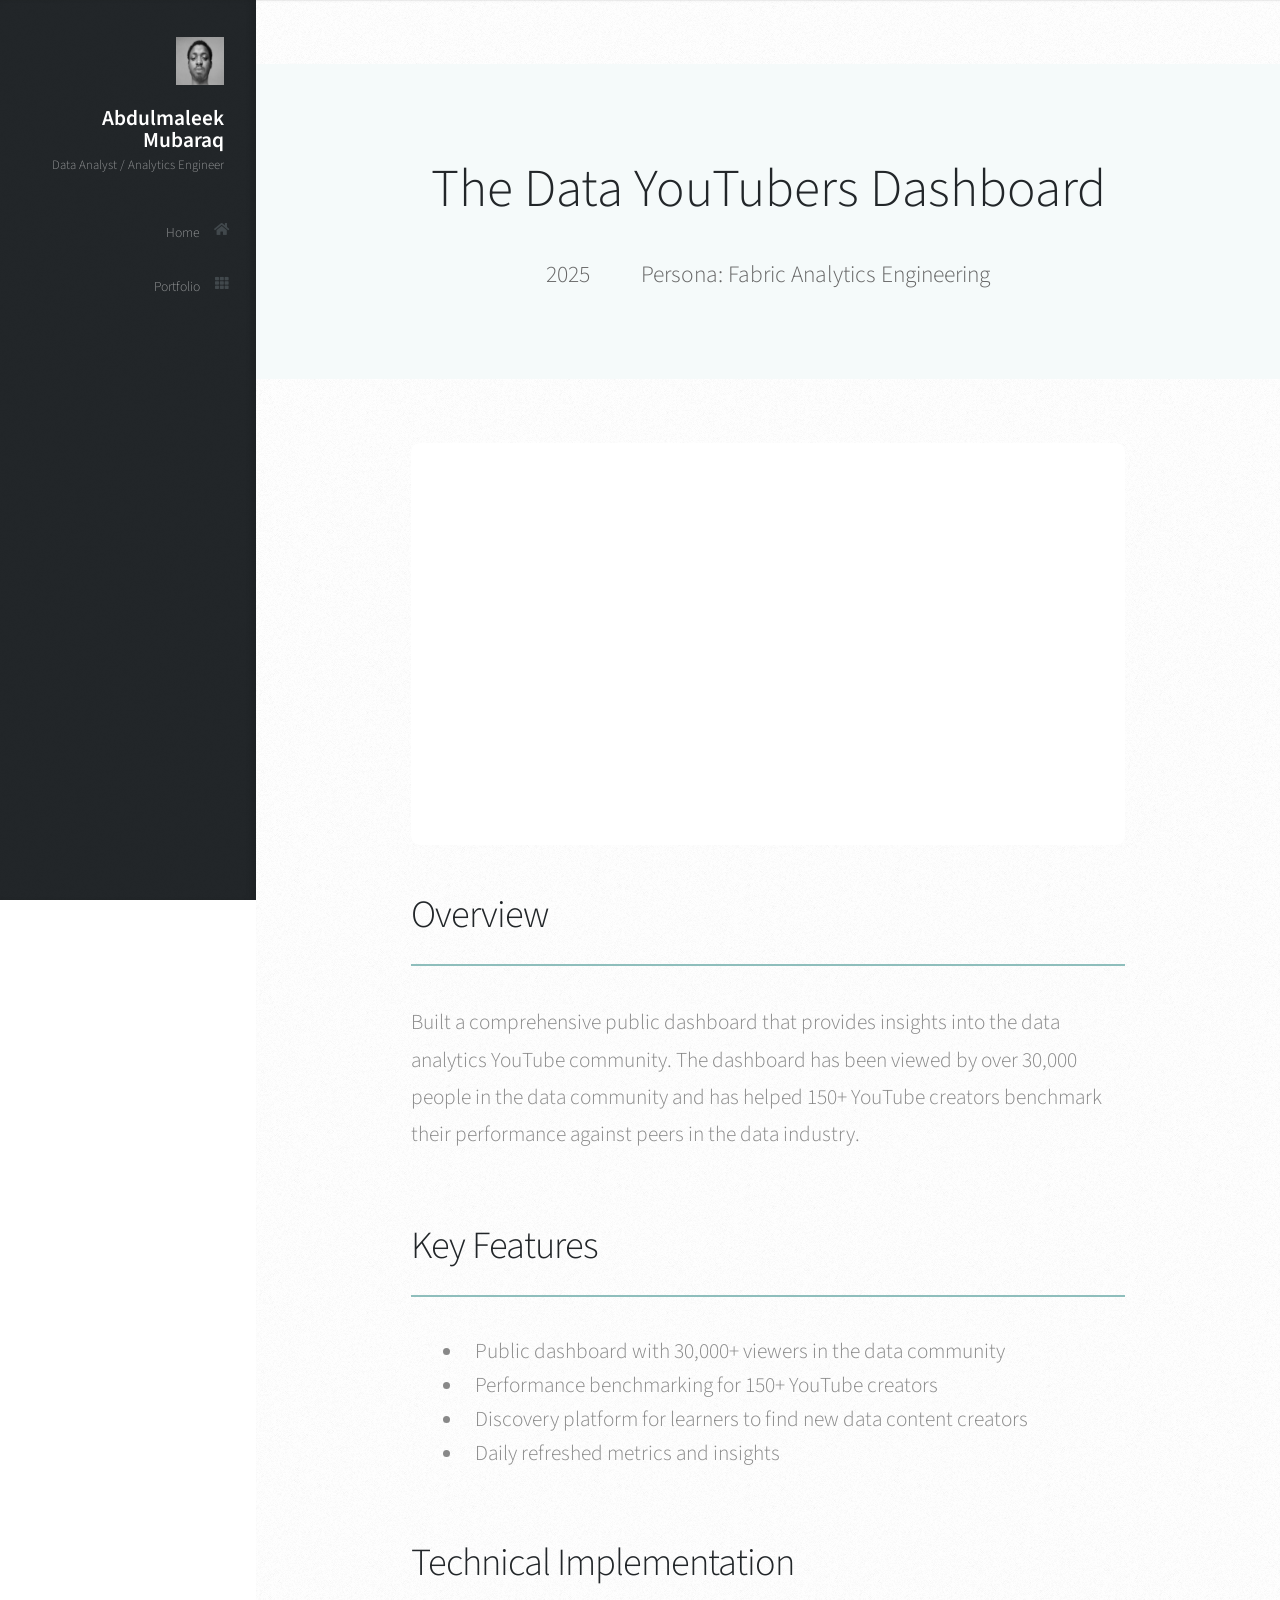
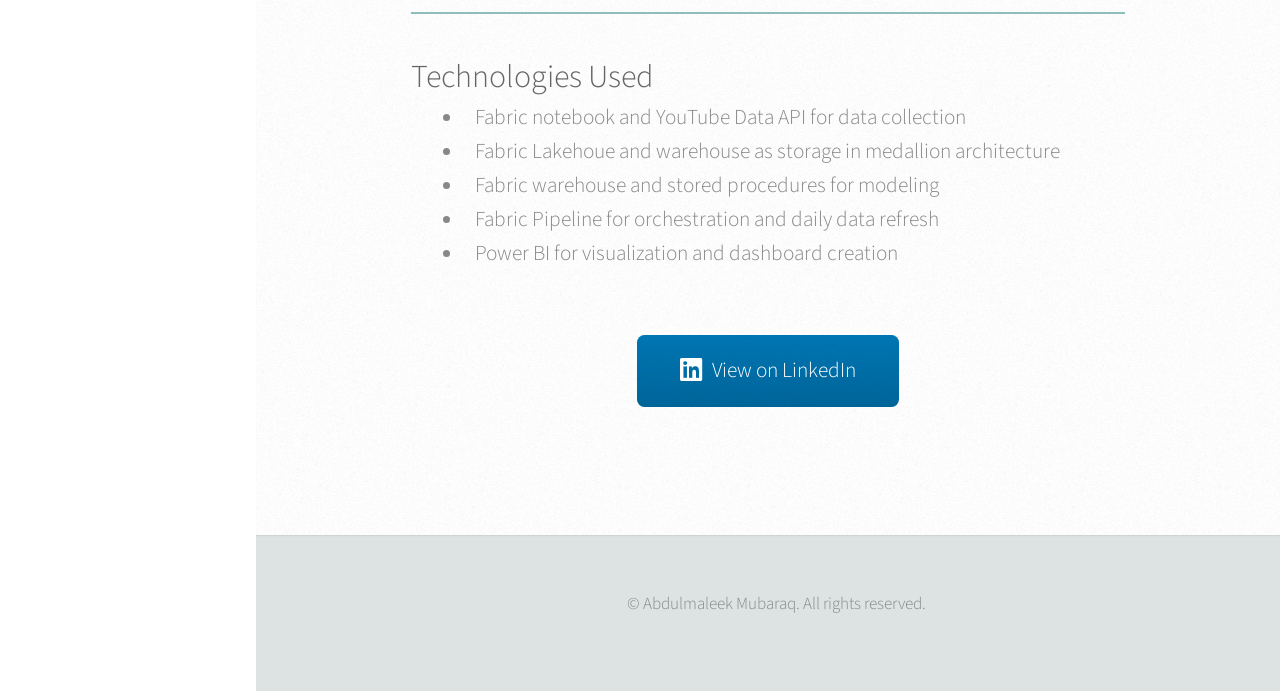
<file: pages/data-youtubers.html>
<!DOCTYPE html>
<html lang="en">

<head>
    <!-- Google Tag Manager -->
    <script>(function (w, d, s, l, i) {
            w[l] = w[l] || []; w[l].push({
                'gtm.start':
                    new Date().getTime(), event: 'gtm.js'
            }); var f = d.getElementsByTagName(s)[0],
                j = d.createElement(s), dl = l != 'dataLayer' ? '&l=' + l : ''; j.async = true; j.src =
                    'https://www.googletagmanager.com/gtm.js?id=' + i + dl; f.parentNode.insertBefore(j, f);
        })(window, document, 'script', 'dataLayer', 'GTM-TMWZ5B62');</script>
    <!-- End Google Tag Manager -->

    <meta charset="UTF-8">
    <meta name="viewport" content="width=device-width, initial-scale=1.0">
    <title>Data YouTubers Dashboard - Maleek's Portfolio</title>
    <link rel="stylesheet" href="../assets/css/main.css">
    <link rel="stylesheet" href="../assets/css/fontawesome-all.min.css">
    <!-- Favicon -->
    <link rel="apple-touch-icon" sizes="180x180" href="../images/favicon-cool-180x180.png">
    <link rel="icon" type="image/png" sizes="32x32" href="../images/favicon-cool-32x32.png">
    <link rel="icon" type="image/png" sizes="16x16" href="../images/favicon-cool-16x16.png">
    <link rel="manifest" href="../site.webmanifest">
</head>

<body class="is-preload">
    <!-- Google Tag Manager (noscript) -->
    <noscript><iframe src="https://www.googletagmanager.com/ns.html?id=GTM-TMWZ5B62" height="0" width="0"
            style="display:none;visibility:hidden"></iframe></noscript>
    <!-- End Google Tag Manager (noscript) -->
    <!-- Header -->
    <div id="header">
        <div class="top">
            <!-- Logo -->
            <div id="logo">
                <span class="image avatar48"><img src="../images/avatar.jpg" alt="" /></span>
                <h1 id="title">Abdulmaleek<br> Mubaraq</h1>
                <p>Data Analyst / Analytics Engineer</p>
            </div>

            <!-- Nav -->
            <nav id="nav">
                <ul>
                    <li><a href="../index.html#top" id="top-link"><span class="icon solid fa-home">Home</span></a></li>
                    <li><a href="../index.html#portfolio" id="portfolio-link"><span
                                class="icon solid fa-th">Portfolio</span></a></li>
                </ul>
            </nav>
        </div>
    </div>

    <!-- Main -->
    <div id="main">
        <section class="description-page">
            <!-- Hero Section -->
            <div class="description-hero">
                <div class="container">
                    <h1 class="description-title">The Data YouTubers Dashboard</h1>
                    <div class="description-meta">
                        <span class="date">2025</span>
                        <span class="category">Persona: Fabric Analytics Engineering</span>
                    </div>
                </div>
            </div>

            <!-- Main Content -->
            <div class="container">
                <div class="description-content">
                    <!-- Featured Image -->
                    <div class="featured-image">
                        <iframe title="Data Youtubers - Import" width="600" height="373.5"
                            src="https://app.fabric.microsoft.com/view?r=eyJrIjoiNTMyY2MyMjktOGJhMS00NDhlLWJiZmYtYzdmZjBkNmY1ZjM2IiwidCI6Ijc0YTYzZjUyLTBjZjMtNDIxMS1iNjZhLTkzYzQ5ZjY5Y2Y2MiIsImMiOjh9&embedImagePlaceholder=true&pageName=2767c7d360c7265a422e"
                            frameborder="0" allowFullScreen="true"></iframe>
                    </div>

                    <!-- Project Overview -->
                    <div class="overview-section">
                        <h2>Overview</h2>
                        <p>Built a comprehensive public dashboard that provides insights into the data analytics YouTube
                            community. The dashboard has been viewed by over 30,000 people in the data community and has
                            helped 150+ YouTube creators benchmark their performance against peers in the data industry.
                        </p>
                    </div>

                    <!-- Key Features -->
                    <div class="features-section">
                        <h2>Key Features</h2>
                        <ul class="feature-list">
                            <li>Public dashboard with 30,000+ viewers in the data community</li>
                            <li>Performance benchmarking for 150+ YouTube creators</li>
                            <li>Discovery platform for learners to find new data content creators</li>
                            <li>Daily refreshed metrics and insights</li>
                        </ul>
                    </div>

                    <!-- Technical Details -->
                    <div class="technical-section">
                        <h2>Technical Implementation</h2>
                        <div class="tech-stack">
                            <h3>Technologies Used</h3>
                            <ul class="tech-list">
                                <li>Fabric notebook and YouTube Data API for data collection</li>
                                <li>Fabric Lakehoue and warehouse as storage in medallion architecture </li>
                                <li>Fabric warehouse and stored procedures for modeling</li>
                                <li>Fabric Pipeline for orchestration and daily data refresh</li>
                                <li>Power BI for visualization and dashboard creation</li>
                            </ul>
                        </div>
                    </div>
                </div>
            </div>

            <!-- LinkedIn Button -->
            <div class="container">
                <div class="description-content">
                    <div class="linkedin-button-container">
                        <a href="https://www.linkedin.com/posts/mubaraq-abdulmaleek_hey-everyone-so-i-recently-worked-on-a-project-activity-7309121694286143488-oyGc?utm_source=share&utm_medium=member_desktop&rcm=ACoAACEswjQB281zfbDn8oJquscWI5z8RfFblEg"
                            class="button linkedin-button" target="_blank">
                            <i class="icon brands fa-linkedin"></i> View on LinkedIn
                        </a>
                    </div>
                </div>
            </div>
        </section>
    </div>

    <!-- Footer -->
    <div id="footer">
        <ul class="copyright">
            <li>&copy; Abdulmaleek Mubaraq. All rights reserved.</li>
        </ul>
    </div>

    <!-- Scripts -->
    <script src="../assets/js/jquery.min.js"></script>
    <script src="../assets/js/jquery.scrolly.min.js"></script>
    <script src="../assets/js/jquery.scrollex.min.js"></script>
    <script src="../assets/js/browser.min.js"></script>
    <script src="../assets/js/breakpoints.min.js"></script>
    <script src="../assets/js/util.js"></script>
    <script src="../assets/js/main.js"></script>
</body>

</html>
</file>
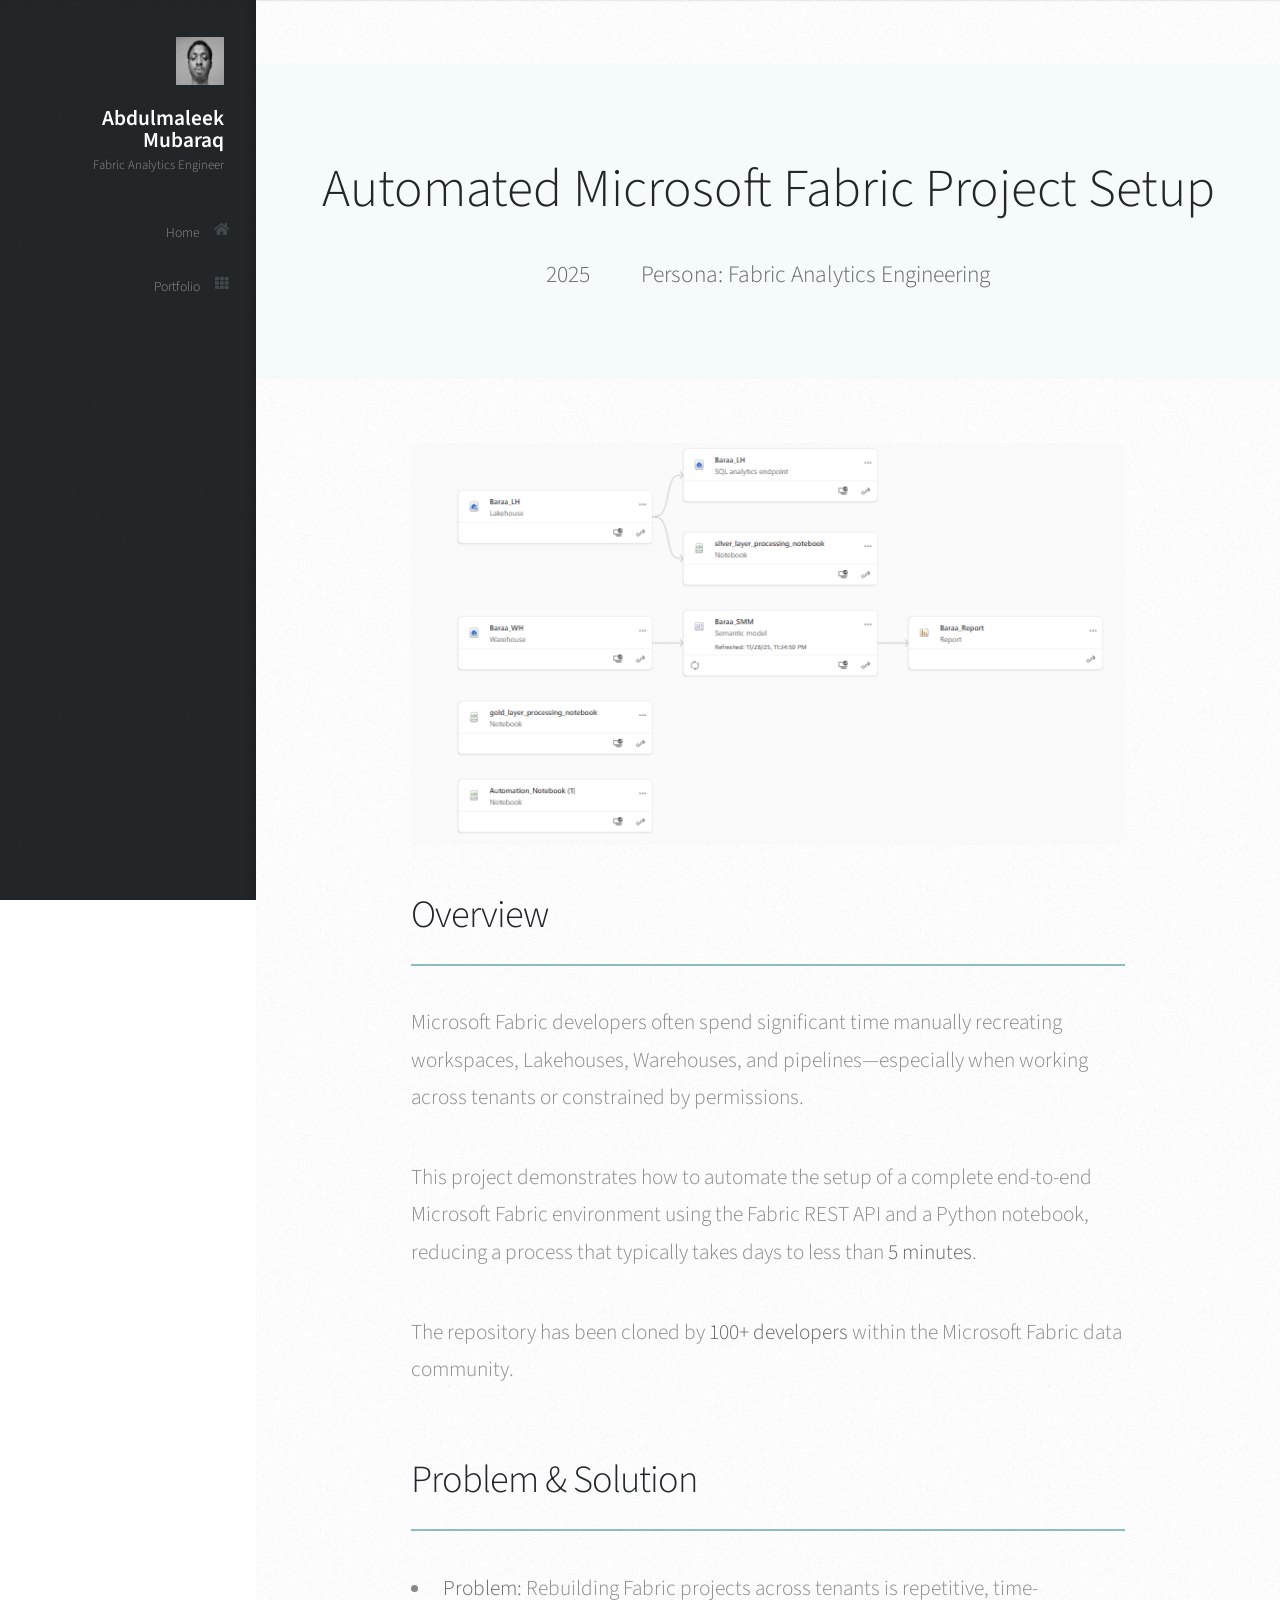
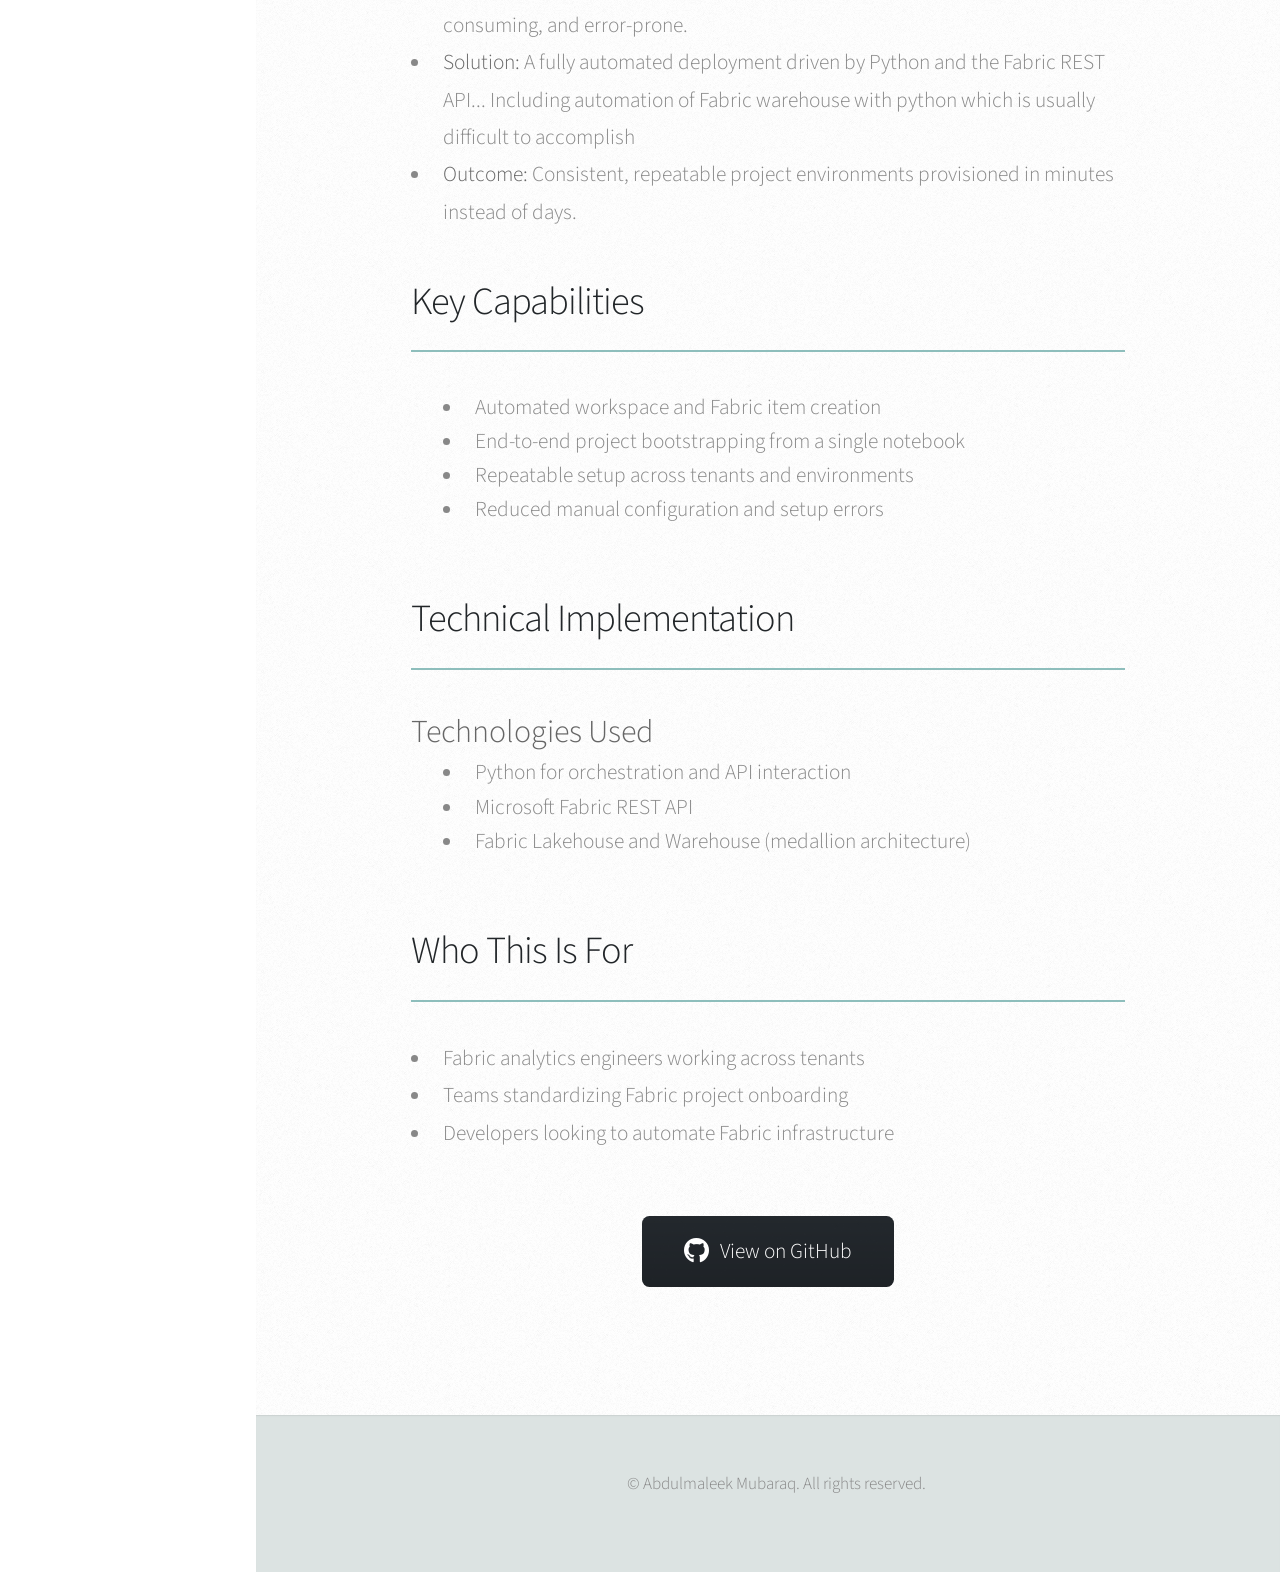
<file: pages/fabric-automation1.html>
<!DOCTYPE html>
<html lang="en">

<head>
    <!-- Google Tag Manager -->
    <script>
        (function (w, d, s, l, i) {
            w[l] = w[l] || []; w[l].push({
                'gtm.start':
                    new Date().getTime(), event: 'gtm.js'
            }); var f = d.getElementsByTagName(s)[0],
                j = d.createElement(s), dl = l != 'dataLayer' ? '&l=' + l : ''; j.async = true; j.src =
                    'https://www.googletagmanager.com/gtm.js?id=' + i + dl; f.parentNode.insertBefore(j, f);
        })(window, document, 'script', 'dataLayer', 'GTM-TMWZ5B62');
    </script>
    <!-- End Google Tag Manager -->

    <meta charset="UTF-8">
    <meta name="viewport" content="width=device-width, initial-scale=1.0">

    <title>Automated Microsoft Fabric Project Setup - Maleek's Portfolio</title>

    <link rel="stylesheet" href="../assets/css/main.css">
    <link rel="stylesheet" href="../assets/css/fontawesome-all.min.css">
    <!-- Favicon -->
    <link rel="apple-touch-icon" sizes="180x180" href="../images/favicon-cool-180x180.png">
    <link rel="icon" type="image/png" sizes="32x32" href="../images/favicon-cool-32x32.png">
    <link rel="icon" type="image/png" sizes="16x16" href="../images/favicon-cool-16x16.png">
    <link rel="manifest" href="../site.webmanifest">
</head>

<body class="is-preload">

    <!-- Google Tag Manager (noscript) -->
    <noscript>
        <iframe src="https://www.googletagmanager.com/ns.html?id=GTM-TMWZ5B62" height="0" width="0"
            style="display:none;visibility:hidden"></iframe>
    </noscript>
    <!-- End GTM -->

    <!-- Header -->
    <div id="header">
        <div class="top">
            <div id="logo">
                <div class="image avatar48">
                    <img src="../images/avatar.jpg" alt="Maleek Avatar">
                </div>
                <h1 id="title">Abdulmaleek<br>Mubaraq</h1>
                <p>Fabric Analytics Engineer</p>
            </div>

            <nav id="nav">
                <ul>
                    <li>
                        <a href="../index.html#top">
                            <span class="icon solid fa-home">Home</span>
                        </a>
                    </li>
                    <li>
                        <a href="../index.html#portfolio">
                            <span class="icon solid fa-th">Portfolio</span>
                        </a>
                    </li>
                </ul>
            </nav>
        </div>
    </div>

    <!-- Main -->
    <div id="main">
        <section class="description-page">

            <!-- Hero -->
            <div class="description-hero">
                <div class="container">
                    <h1 class="description-title">
                        Automated Microsoft Fabric Project Setup
                    </h1>

                    <div class="description-meta">
                        <span class="date">2025</span>
                        <span class="category">Persona: Fabric Analytics Engineering</span>
                    </div>
                </div>
            </div>

            <!-- Content -->
            <div class="container">
                <div class="description-content">

                    <!-- Featured Visual -->
                    <div class="featured-image">
                        <img src="../images/fabric-automation-project-lineageView.png"
                            alt="Fabric Automation Lineage View">
                    </div>

                    <!-- Overview -->
                    <div class="overview-section">
                        <h2>Overview</h2>

                        <p>
                            Microsoft Fabric developers often spend significant time manually
                            recreating workspaces, Lakehouses, Warehouses, and pipelines—especially
                            when working across tenants or constrained by permissions.
                        </p>

                        <p>
                            This project demonstrates how to automate the setup of a complete
                            end-to-end Microsoft Fabric environment using the Fabric REST API and
                            a Python notebook, reducing a process that typically takes days to
                            less than <strong>5 minutes</strong>.
                        </p>

                        <p>
                            The repository has been cloned by <strong>100+ developers</strong>
                            within the Microsoft Fabric data community.
                        </p>
                    </div>

                    <!-- Problem / Solution -->
                    <div class="problem-solution-section">
                        <h2>Problem & Solution</h2>
                        <ul>
                            <li>
                                <strong>Problem:</strong>
                                Rebuilding Fabric projects across tenants is repetitive,
                                time-consuming, and error-prone.
                            </li>
                            <li>
                                <strong>Solution:</strong>
                                A fully automated deployment driven by Python and the
                                Fabric REST API... Including automation of Fabric warehouse with python which is usually
                                difficult to accomplish
                            </li>
                            <li>
                                <strong>Outcome:</strong>
                                Consistent, repeatable project environments provisioned
                                in minutes instead of days.
                            </li>
                        </ul>
                    </div>

                    <!-- Key Capabilities -->
                    <div class="features-section">
                        <h2>Key Capabilities</h2>
                        <ul class="feature-list">
                            <li>Automated workspace and Fabric item creation</li>
                            <li>End-to-end project bootstrapping from a single notebook</li>
                            <li>Repeatable setup across tenants and environments</li>
                            <li>Reduced manual configuration and setup errors</li>
                        </ul>
                    </div>

                    <!-- Technical Details -->
                    <div class="technical-section">
                        <h2>Technical Implementation</h2>

                        <div class="tech-stack">
                            <h3>Technologies Used</h3>
                            <ul class="tech-list">
                                <li>Python for orchestration and API interaction</li>
                                <li>Microsoft Fabric REST API</li>
                                <li>Fabric Lakehouse and Warehouse (medallion architecture)</li>
                            </ul>
                        </div>
                    </div>

                    <!-- Audience -->
                    <div class="audience-section">
                        <h2>Who This Is For</h2>
                        <ul>
                            <li>Fabric analytics engineers working across tenants</li>
                            <li>Teams standardizing Fabric project onboarding</li>
                            <li>Developers looking to automate Fabric infrastructure</li>
                        </ul>
                    </div>



                    <!-- GitHub Button -->
                    <div class="github-button-container">
                        <a href="https://github.com/maleek004/auto-fabric-setup-baraa" class="button github-button"
                            target="_blank">
                            <i class="icon brands fa-github"></i> View on GitHub
                        </a>
                    </div>

                </div>
            </div>

        </section>
    </div>

    <!-- Footer -->
    <div id="footer">
        <ul class="copyright">
            <li>&copy; Abdulmaleek Mubaraq. All rights reserved.</li>
        </ul>
    </div>

    <!-- Scripts -->
    <script src="../assets/js/jquery.min.js"></script>
    <script src="../assets/js/jquery.scrolly.min.js"></script>
    <script src="../assets/js/jquery.scrollex.min.js"></script>
    <script src="../assets/js/browser.min.js"></script>
    <script src="../assets/js/breakpoints.min.js"></script>
    <script src="../assets/js/util.js"></script>
    <script src="../assets/js/main.js"></script>

</body>

</html>
</file>
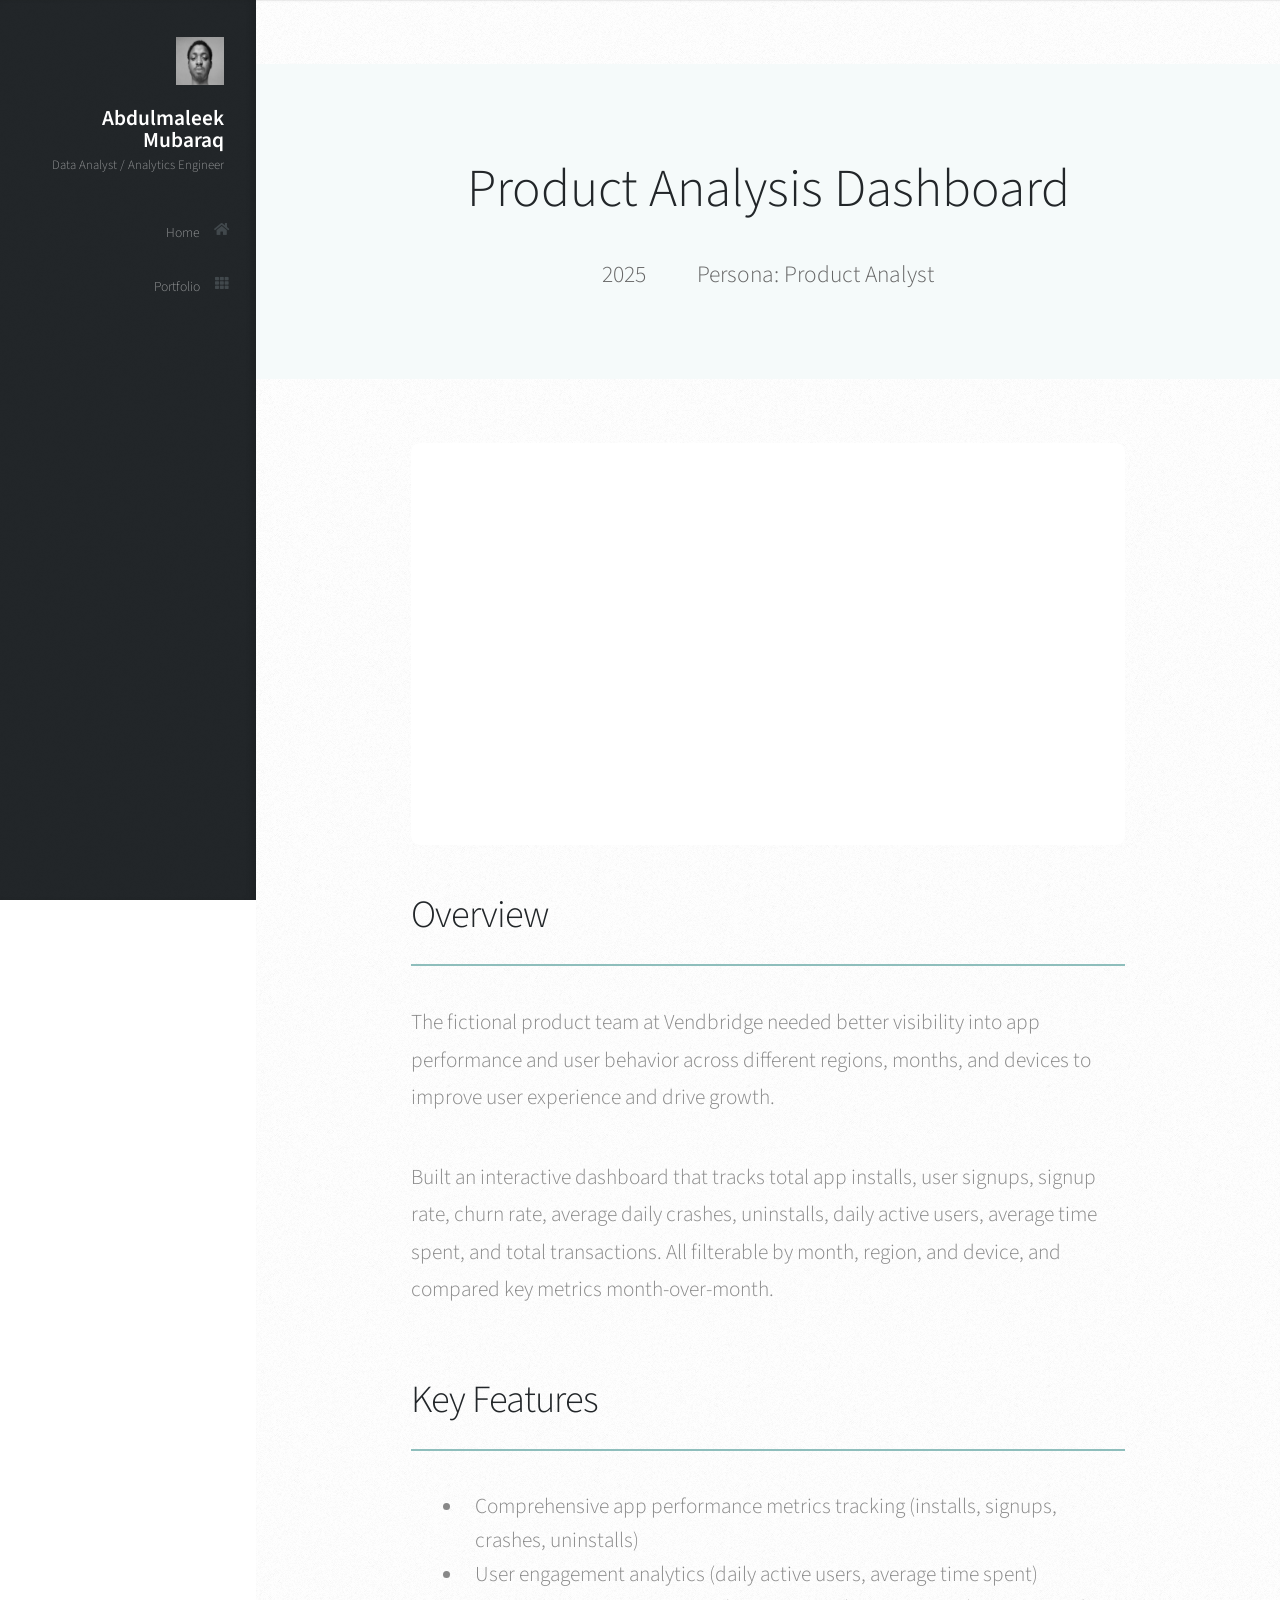
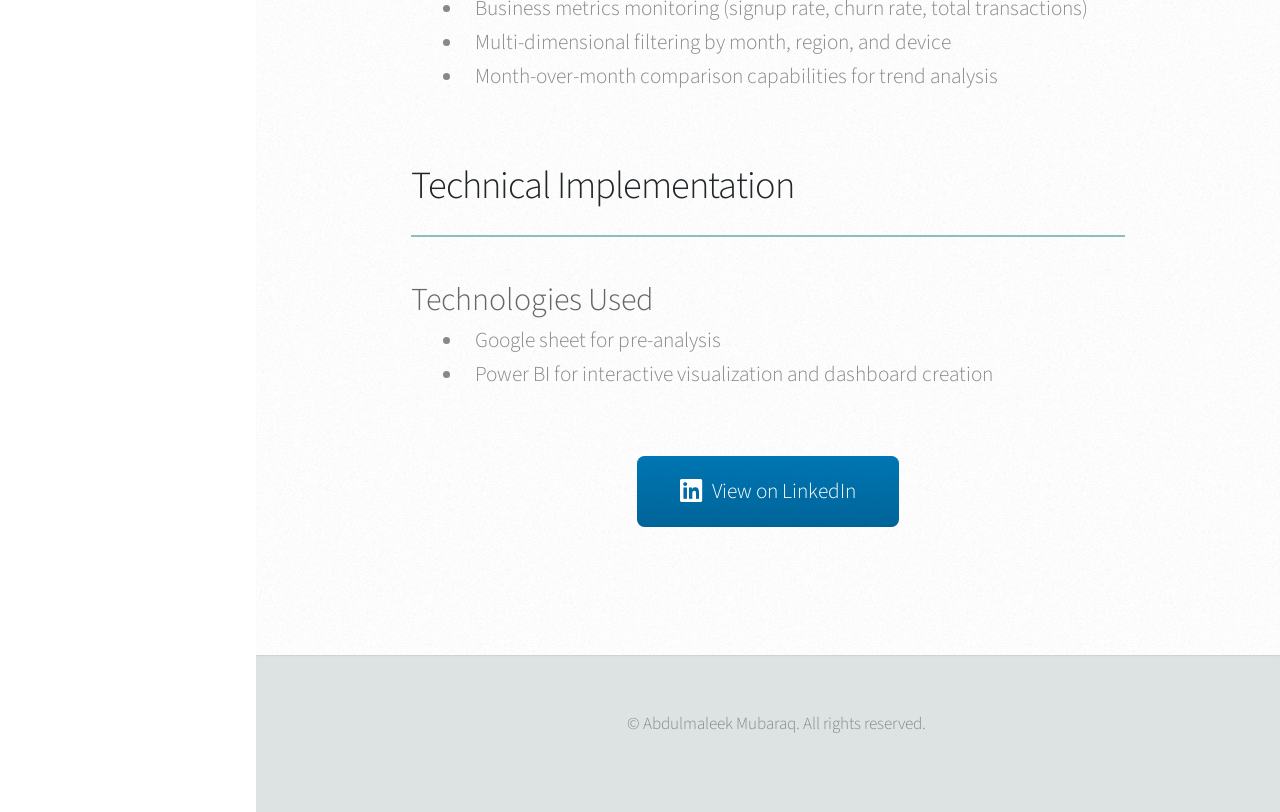
<file: pages/product-analysis.html>
<!DOCTYPE html>
<html lang="en">

<head>
    <!-- Google Tag Manager -->
    <script>(function (w, d, s, l, i) {
            w[l] = w[l] || []; w[l].push({
                'gtm.start':
                    new Date().getTime(), event: 'gtm.js'
            }); var f = d.getElementsByTagName(s)[0],
                j = d.createElement(s), dl = l != 'dataLayer' ? '&l=' + l : ''; j.async = true; j.src =
                    'https://www.googletagmanager.com/gtm.js?id=' + i + dl; f.parentNode.insertBefore(j, f);
        })(window, document, 'script', 'dataLayer', 'GTM-TMWZ5B62');</script>
    <!-- End Google Tag Manager -->

    <meta charset="UTF-8">
    <meta name="viewport" content="width=device-width, initial-scale=1.0">
    <title>Product Analysis Dashboard - Maleek's Portfolio</title>
    <link rel="stylesheet" href="../assets/css/main.css">
    <link rel="stylesheet" href="../assets/css/fontawesome-all.min.css">
    <!-- Favicon -->
    <link rel="apple-touch-icon" sizes="180x180" href="../images/favicon-cool-180x180.png">
    <link rel="icon" type="image/png" sizes="32x32" href="../images/favicon-cool-32x32.png">
    <link rel="icon" type="image/png" sizes="16x16" href="../images/favicon-cool-16x16.png">
    <link rel="manifest" href="../site.webmanifest">
</head>

<body class="is-preload">
    <!-- Google Tag Manager (noscript) -->
    <noscript><iframe src="https://www.googletagmanager.com/ns.html?id=GTM-TMWZ5B62" height="0" width="0"
            style="display:none;visibility:hidden"></iframe></noscript>
    <!-- End Google Tag Manager (noscript) -->
    <!-- Header -->
    <div id="header">
        <div class="top">
            <!-- Logo -->
            <div id="logo">
                <span class="image avatar48"><img src="../images/avatar.jpg" alt="" /></span>
                <h1 id="title">Abdulmaleek<br> Mubaraq</h1>
                <p>Data Analyst / Analytics Engineer</p>
            </div>

            <!-- Nav -->
            <nav id="nav">
                <ul>
                    <li><a href="../index.html#top" id="top-link"><span class="icon solid fa-home">Home</span></a></li>
                    <li><a href="../index.html#portfolio" id="portfolio-link"><span
                                class="icon solid fa-th">Portfolio</span></a></li>
                </ul>
            </nav>
        </div>
    </div>

    <!-- Main -->
    <div id="main">
        <section class="description-page">
            <!-- Hero Section -->
            <div class="description-hero">
                <div class="container">
                    <h1 class="description-title">Product Analysis Dashboard</h1>
                    <div class="description-meta">
                        <span class="date">2025</span>
                        <span class="category">Persona: Product Analyst</span>
                    </div>
                </div>
            </div>

            <!-- Main Content -->
            <div class="container">
                <div class="description-content">
                    <!-- Featured Image -->
                    <div class="featured-image">
                        <iframe title="product analytics 2" width="600" height="373.5"
                            src="https://app.fabric.microsoft.com/view?r=eyJrIjoiNWRiMTAyMGYtZjEyMS00ODdjLTg4NjEtNTM1NjBjMTdkNGY5IiwidCI6Ijc0YTYzZjUyLTBjZjMtNDIxMS1iNjZhLTkzYzQ5ZjY5Y2Y2MiIsImMiOjh9&pageName=91166521034272567bd7"
                            frameborder="0" allowFullScreen="true"></iframe>
                    </div>

                    <!-- Project Overview -->
                    <div class="overview-section">
                        <h2>Overview</h2>
                        <p>The fictional product team at Vendbridge needed better visibility into app performance and
                            user behavior across different regions, months, and devices to improve user experience and
                            drive growth. </p>
                        <p>Built an interactive dashboard that tracks total app installs, user signups, signup rate,
                            churn rate, average daily crashes, uninstalls, daily active users, average time spent, and
                            total transactions.
                            All filterable by month, region, and device, and compared key metrics month-over-month.</p>
                    </div>

                    <!-- Key Features -->
                    <div class="features-section">
                        <h2>Key Features</h2>
                        <ul class="feature-list">
                            <li>Comprehensive app performance metrics tracking (installs, signups, crashes, uninstalls)
                            </li>
                            <li>User engagement analytics (daily active users, average time spent)</li>
                            <li>Business metrics monitoring (signup rate, churn rate, total transactions)</li>
                            <li>Multi-dimensional filtering by month, region, and device</li>
                            <li>Month-over-month comparison capabilities for trend analysis</li>
                        </ul>
                    </div>

                    <!-- Technical Details -->
                    <div class="technical-section">
                        <h2>Technical Implementation</h2>
                        <div class="tech-stack">
                            <h3>Technologies Used</h3>
                            <ul class="tech-list">
                                <li>Google sheet for pre-analysis</li>
                                <li>Power BI for interactive visualization and dashboard creation</li>
                            </ul>
                        </div>
                    </div>
                </div>
            </div>

            <!-- LinkedIn Button -->
            <div class="container">
                <div class="description-content">
                    <div class="linkedin-button-container">
                        <a href="https://www.linkedin.com/posts/mubaraq-abdulmaleek_powerbi-productmanagement-productanalytics-activity-7304923559540199426-F6zb?utm_source=share&utm_medium=member_desktop&rcm=ACoAACEswjQB281zfbDn8oJquscWI5z8RfFblEg"
                            class="button linkedin-button" target="_blank">
                            <i class="icon brands fa-linkedin"></i> View on LinkedIn
                        </a>
                    </div>
                </div>
            </div>
        </section>
    </div>

    <!-- Footer -->
    <div id="footer">
        <ul class="copyright">
            <li>&copy; Abdulmaleek Mubaraq. All rights reserved.</li>
        </ul>
    </div>

    <!-- Scripts -->
    <script src="../assets/js/jquery.min.js"></script>
    <script src="../assets/js/jquery.scrolly.min.js"></script>
    <script src="../assets/js/jquery.scrollex.min.js"></script>
    <script src="../assets/js/browser.min.js"></script>
    <script src="../assets/js/breakpoints.min.js"></script>
    <script src="../assets/js/util.js"></script>
    <script src="../assets/js/main.js"></script>
</body>

</html>
</file>
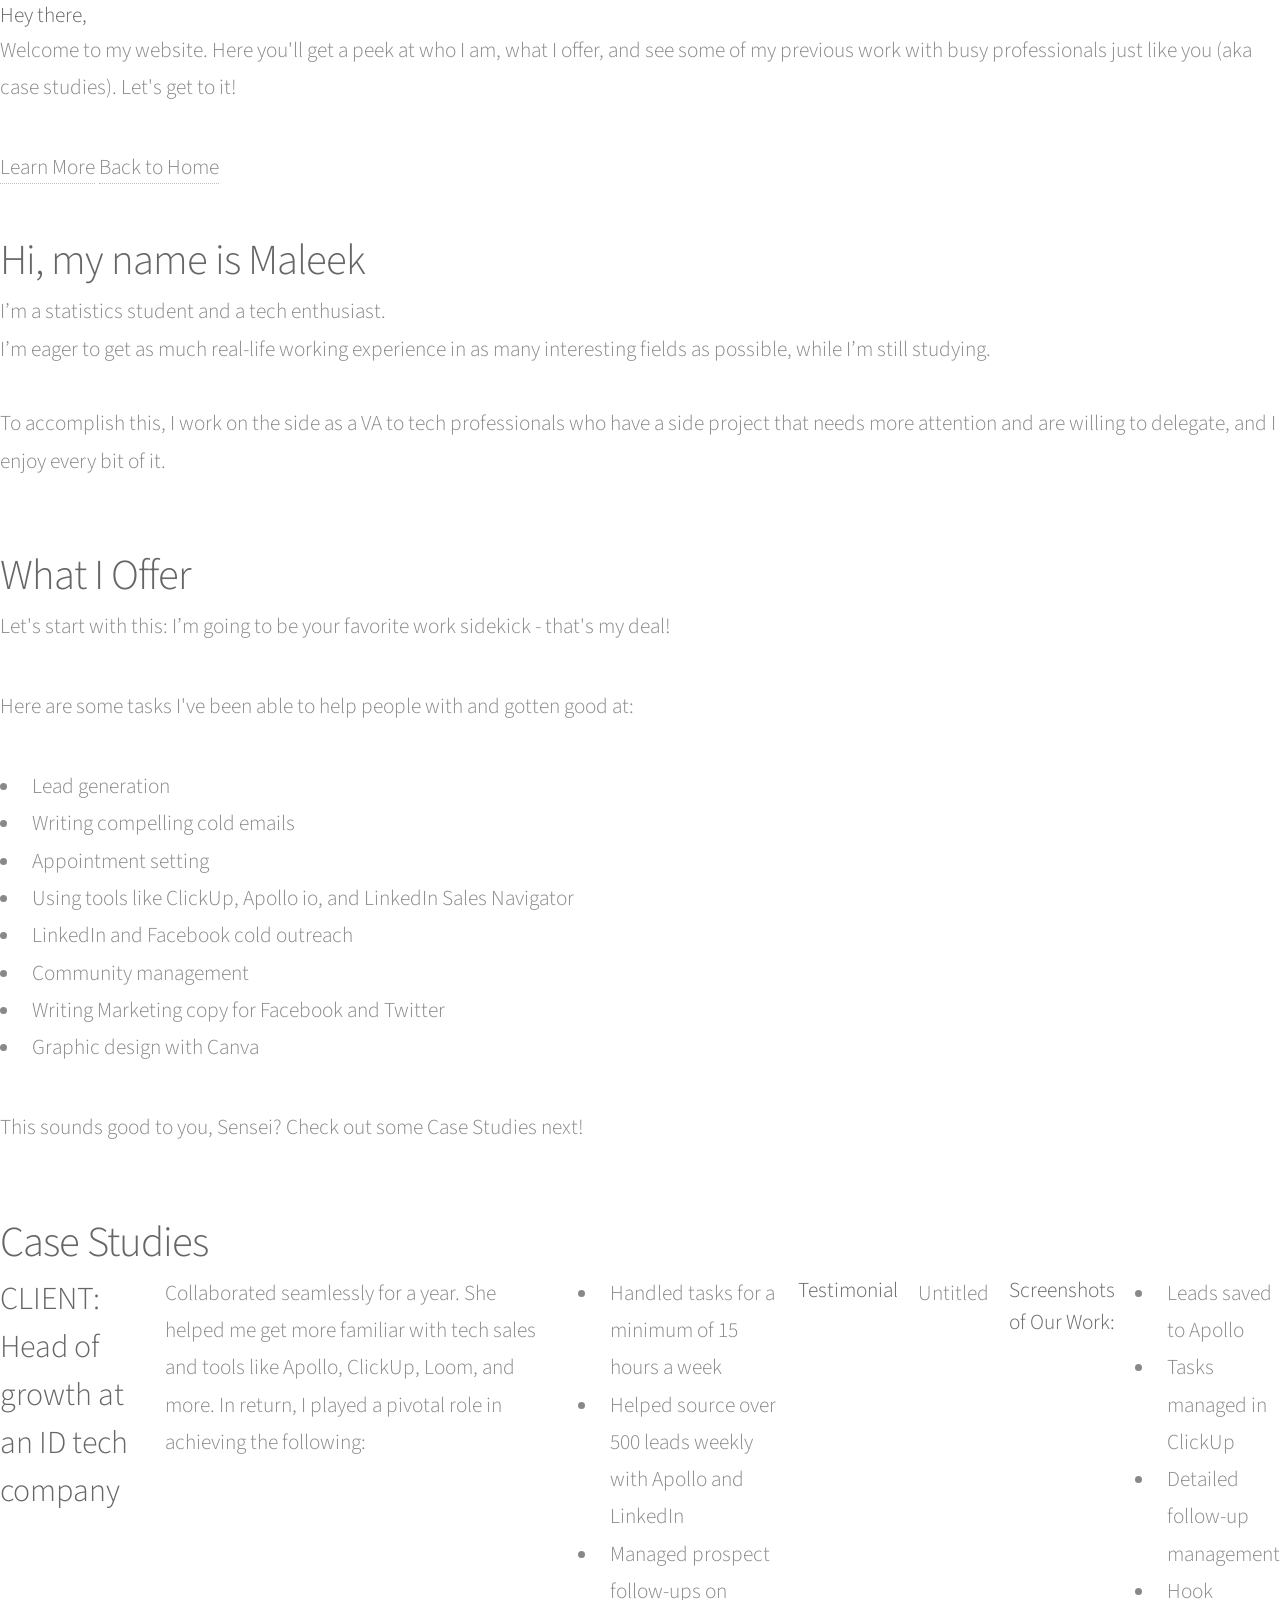
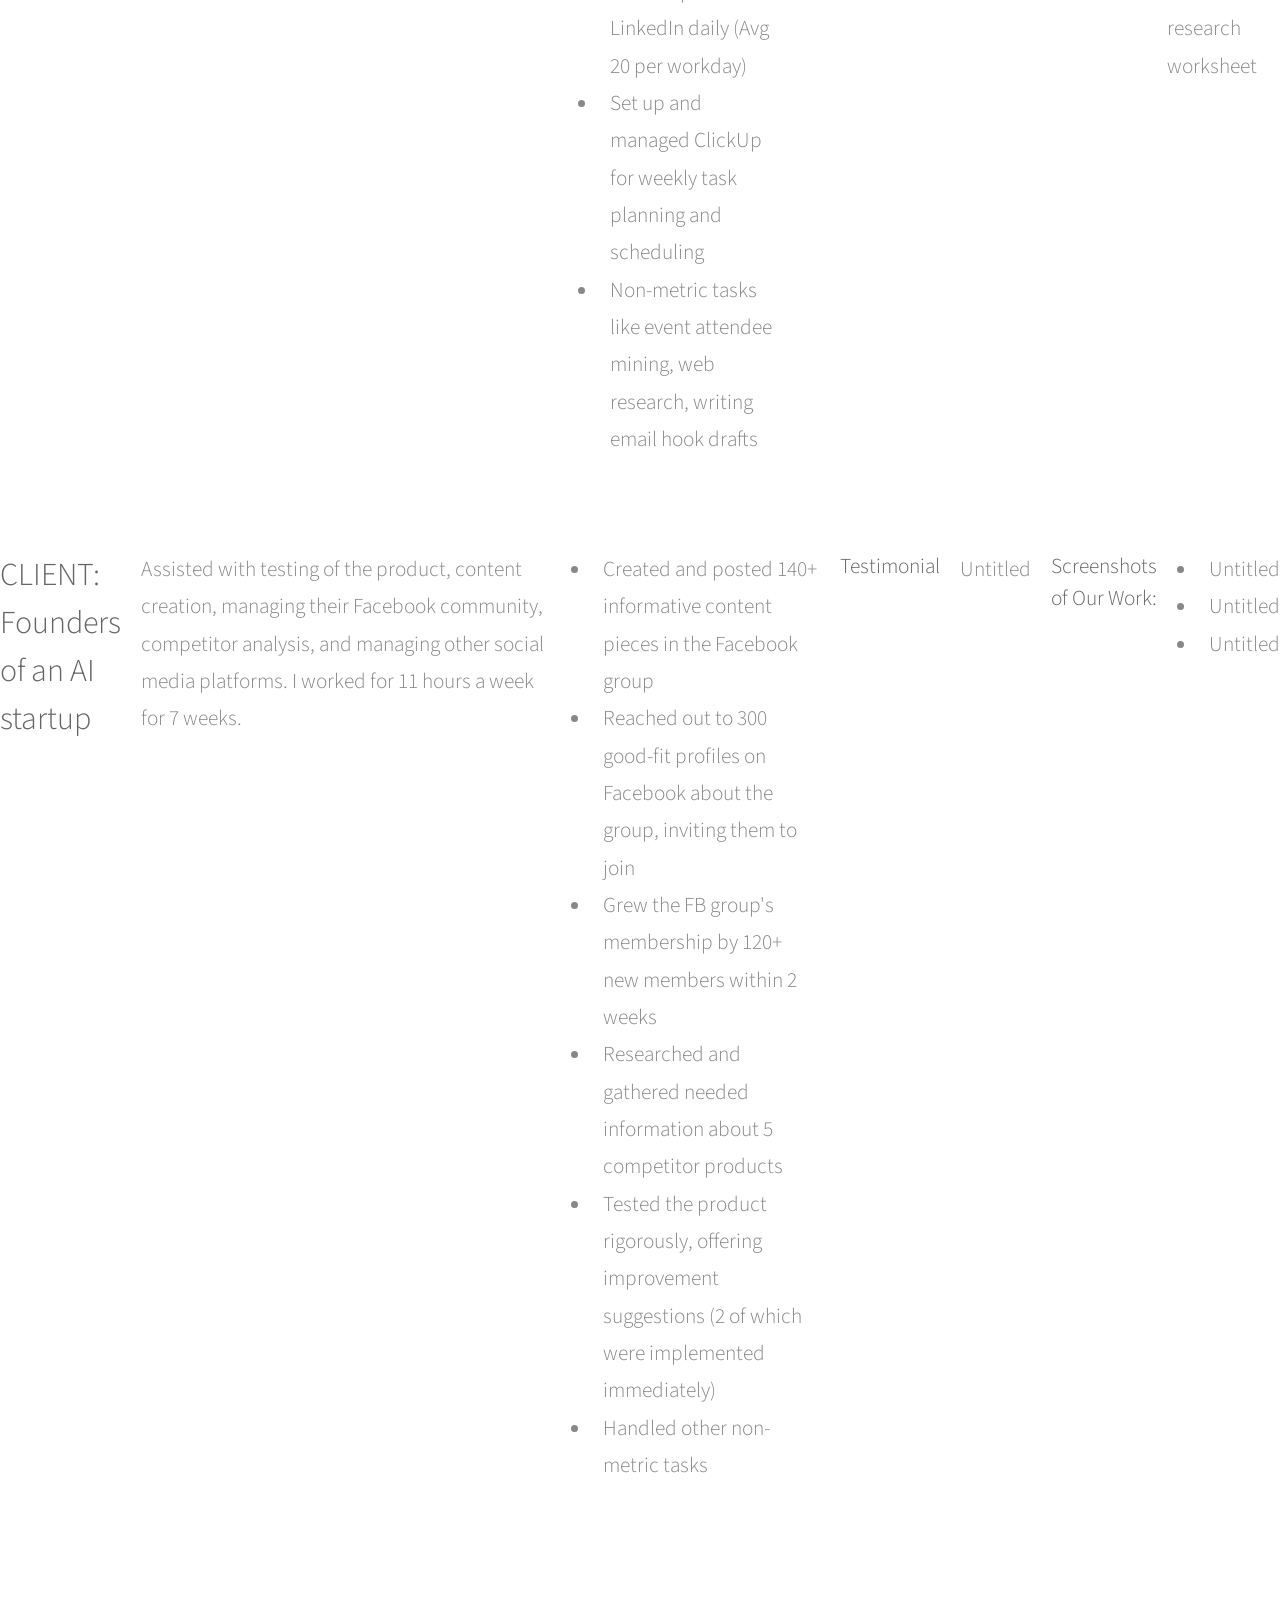
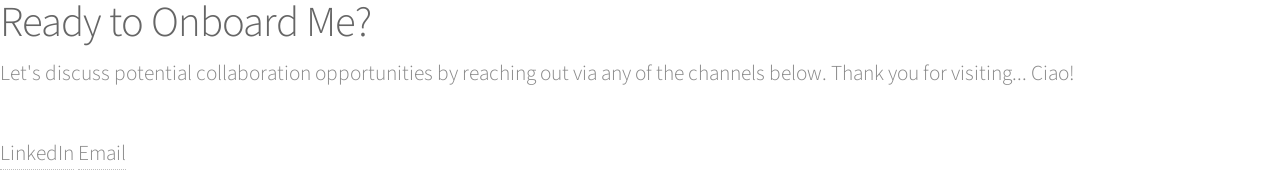
<file: pages/VA.html>
<!DOCTYPE html>
<html lang="en">
<head>
    <meta charset="UTF-8">
    <meta name="viewport" content="width=device-width, initial-scale=1.0">
    <meta name="description" content="Virtual Assistant services for busy professionals and tech enthusiasts.">
    <title>VA Services - Maleek</title>
    <link rel="stylesheet" href="../assets/css/main.css">
    <!-- Favicon -->
    <link rel="apple-touch-icon" sizes="180x180" href="../images/favicon-cool-180x180.png">
    <link rel="icon" type="image/png" sizes="32x32" href="../images/favicon-cool-32x32.png">
    <link rel="icon" type="image/png" sizes="16x16" href="../images/favicon-cool-16x16.png">
    <link rel="manifest" href="../site.webmanifest">
</head>
<body>

    <!-- Hero Section -->
    <header class="hero-section">
        <div class="hero-text">
            <h1>Hey there,</h1>
            <p>Welcome to my website. Here you'll get a peek at who I am, what I offer, and see some of my previous work with busy professionals just like you (aka case studies). Let's get to it!</p>
            <a href="#about" class="hero-btn">Learn More</a>
            <a href="../index.html" class="hero-btn">Back to Home</a>
        </div>
    </header>

    <!-- About Section -->
    <section id="about" class="about-section">
        <h2>Hi, my name is Maleek</h2>
        <p>
            I’m a statistics student and a tech enthusiast.<br>
            I’m eager to get as much real-life working experience in as many interesting fields as possible, while I’m still studying.<br><br>
            To accomplish this, I work on the side as a VA to tech professionals who have a side project that needs more attention and are willing to delegate, and I enjoy every bit of it.
        </p>
    </section>

    <!-- What I Offer Section -->
    <section id="services" class="services-section">
        <h2>What I Offer</h2>
        <p>Let's start with this: I’m going to be your favorite work sidekick - that's my deal!</p>
        <p>Here are some tasks I've been able to help people with and gotten good at:</p>
        <ul>
            <li>Lead generation</li>
            <li>Writing compelling cold emails</li>
            <li>Appointment setting</li>
            <li>Using tools like ClickUp, Apollo io, and LinkedIn Sales Navigator</li>
            <li>LinkedIn and Facebook cold outreach</li>
            <li>Community management</li>
            <li>Writing Marketing copy for Facebook and Twitter</li>
            <li>Graphic design with Canva</li>
        </ul>
        <p>This sounds good to you, Sensei? Check out some Case Studies next!</p>
    </section>

    <!-- Case Studies Section -->
    <section id="case-studies" class="case-studies-section">
        <h2>Case Studies</h2>

        <!-- First Case Study -->
        <div class="case-study">
            <h3>CLIENT: Head of growth at an ID tech company</h3>
            <p>Collaborated seamlessly for a year. She helped me get more familiar with tech sales and tools like Apollo, ClickUp, Loom, and more. In return, I played a pivotal role in achieving the following:</p>
            <ul>
                <li>Handled tasks for a minimum of 15 hours a week</li>
                <li>Helped source over 500 leads weekly with Apollo and LinkedIn</li>
                <li>Managed prospect follow-ups on LinkedIn daily (Avg 20 per workday)</li>
                <li>Set up and managed ClickUp for weekly task planning and scheduling</li>
                <li>Non-metric tasks like event attendee mining, web research, writing email hook drafts</li>
            </ul>
            <h4>Testimonial</h4>
            <p>Untitled</p>

            <h4>Screenshots of Our Work:</h4>
            <ul>
                <li>Leads saved to Apollo</li>
                <li>Tasks managed in ClickUp</li>
                <li>Detailed follow-up management</li>
                <li>Hook research worksheet</li>
            </ul>
        </div>

        <!-- Second Case Study -->
        <div class="case-study">
            <h3>CLIENT: Founders of an AI startup</h3>
            <p>Assisted with testing of the product, content creation, managing their Facebook community, competitor analysis, and managing other social media platforms. I worked for 11 hours a week for 7 weeks.</p>
            <ul>
                <li>Created and posted 140+ informative content pieces in the Facebook group</li>
                <li>Reached out to 300 good-fit profiles on Facebook about the group, inviting them to join</li>
                <li>Grew the FB group's membership by 120+ new members within 2 weeks</li>
                <li>Researched and gathered needed information about 5 competitor products</li>
                <li>Tested the product rigorously, offering improvement suggestions (2 of which were implemented immediately)</li>
                <li>Handled other non-metric tasks</li>
            </ul>
            <h4>Testimonial</h4>
            <p>Untitled</p>

            <h4>Screenshots of Our Work:</h4>
            <ul>
                <li>Untitled</li>
                <li>Untitled</li>
                <li>Untitled</li>
            </ul>
        </div>
    </section>

    <!-- Contact Section -->
    <section id="contact" class="contact-section">
        <h2>Ready to Onboard Me?</h2>
        <p>Let's discuss potential collaboration opportunities by reaching out via any of the channels below. Thank you for visiting... Ciao!</p>
        <div class="social-icons">
            <a href="https://www.linkedin.com/in/mubaraq-abdulmaleek/">LinkedIn</a>
            <a href="mailto:mubaraqabdulmaleek@gmail.com">Email</a>
        </div>
    </section>

</body>
</html>
</file>
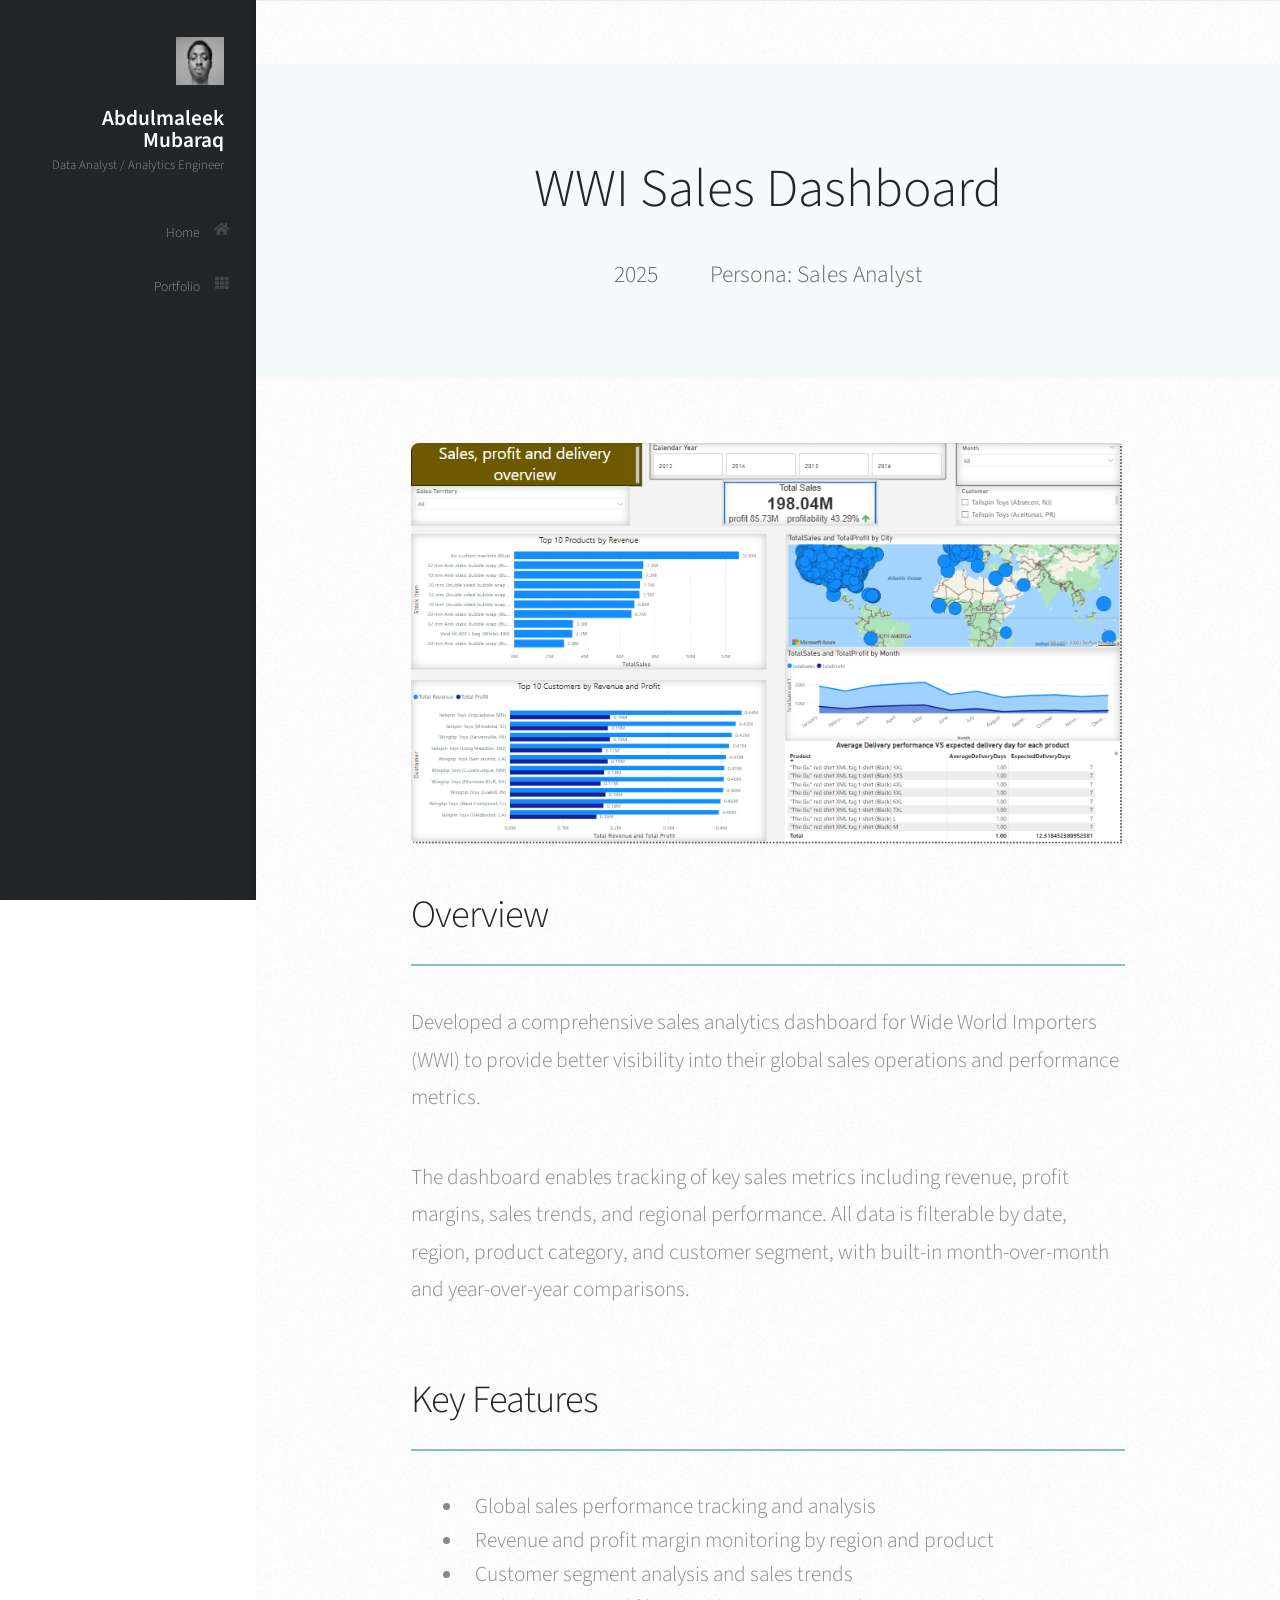
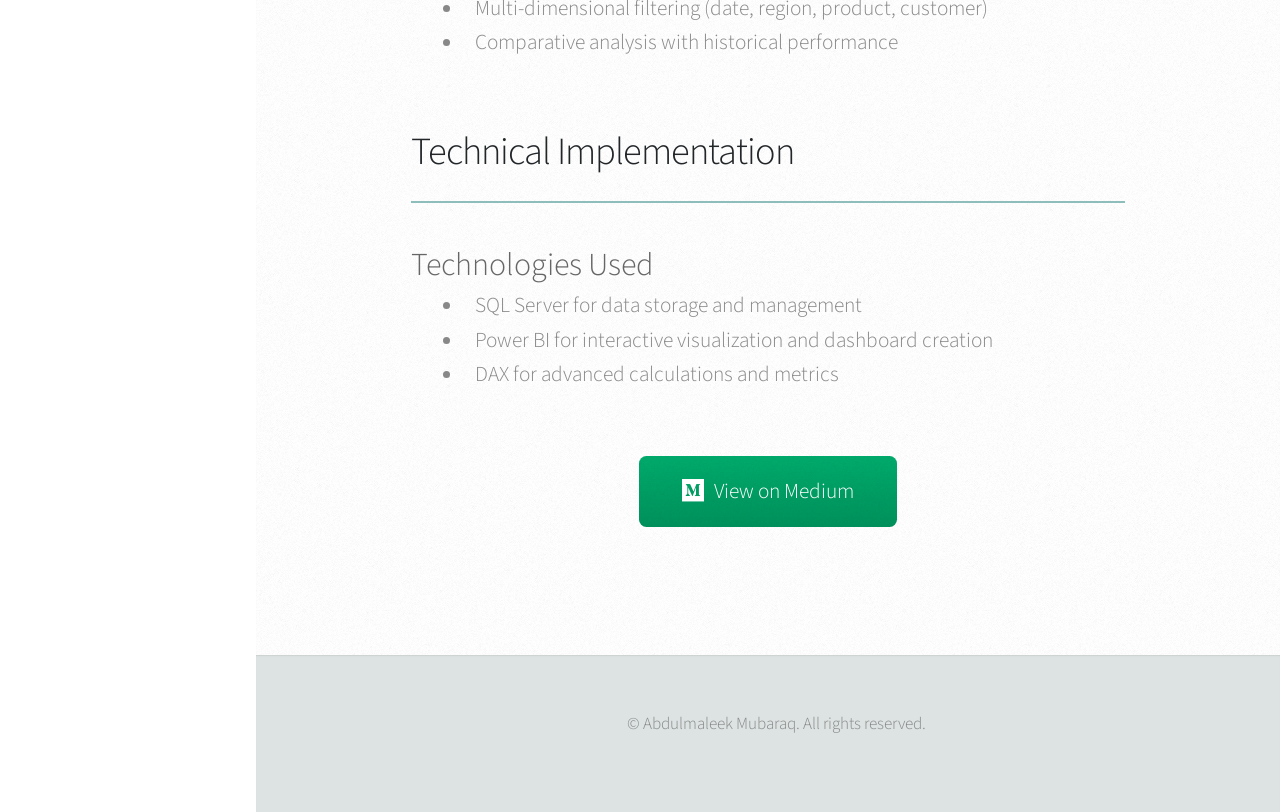
<file: pages/wwi-sales.html>
<!DOCTYPE html>
<html lang="en">

<head>
    <!-- Google Tag Manager -->
    <script>(function (w, d, s, l, i) {
            w[l] = w[l] || []; w[l].push({
                'gtm.start':
                    new Date().getTime(), event: 'gtm.js'
            }); var f = d.getElementsByTagName(s)[0],
                j = d.createElement(s), dl = l != 'dataLayer' ? '&l=' + l : ''; j.async = true; j.src =
                    'https://www.googletagmanager.com/gtm.js?id=' + i + dl; f.parentNode.insertBefore(j, f);
        })(window, document, 'script', 'dataLayer', 'GTM-TMWZ5B62');</script>
    <!-- End Google Tag Manager -->

    <meta charset="UTF-8">
    <meta name="viewport" content="width=device-width, initial-scale=1.0">
    <title>WWI Sales Dashboard - Maleek's Portfolio</title>
    <link rel="stylesheet" href="../assets/css/main.css">
    <link rel="stylesheet" href="../assets/css/fontawesome-all.min.css">
    <!-- Favicon -->
    <link rel="apple-touch-icon" sizes="180x180" href="../images/favicon-cool-180x180.png">
    <link rel="icon" type="image/png" sizes="32x32" href="../images/favicon-cool-32x32.png">
    <link rel="icon" type="image/png" sizes="16x16" href="../images/favicon-cool-16x16.png">
    <link rel="manifest" href="../site.webmanifest">
</head>

<body class="is-preload">
    <!-- Google Tag Manager (noscript) -->
    <noscript><iframe src="https://www.googletagmanager.com/ns.html?id=GTM-TMWZ5B62" height="0" width="0"
            style="display:none;visibility:hidden"></iframe></noscript>
    <!-- End Google Tag Manager (noscript) -->
    <!-- Header -->
    <div id="header">
        <div class="top">
            <!-- Logo -->
            <div id="logo">
                <span class="image avatar48"><img src="../images/avatar.jpg" alt="" /></span>
                <h1 id="title">Abdulmaleek<br> Mubaraq</h1>
                <p>Data Analyst / Analytics Engineer</p>
            </div>

            <!-- Nav -->
            <nav id="nav">
                <ul>
                    <li><a href="../index.html#top" id="top-link"><span class="icon solid fa-home">Home</span></a></li>
                    <li><a href="../index.html#portfolio" id="portfolio-link"><span
                                class="icon solid fa-th">Portfolio</span></a></li>
                </ul>
            </nav>
        </div>
    </div>

    <!-- Main -->
    <div id="main">
        <section class="description-page">
            <!-- Hero Section -->
            <div class="description-hero">
                <div class="container">
                    <h1 class="description-title">WWI Sales Dashboard</h1>
                    <div class="description-meta">
                        <span class="date">2025</span>
                        <span class="category">Persona: Sales Analyst</span>
                    </div>
                </div>
            </div>

            <!-- Main Content -->
            <div class="container">
                <div class="description-content">
                    <!-- Featured Image -->
                    <div class="featured-image">
                        <img src="../images/WWI dashboard final.png" alt="WWI Sales Dashboard"
                            style="width: 100%; height: 100%; padding-top: 0px;">
                    </div>

                    <!-- Project Overview -->
                    <div class="overview-section">
                        <h2>Overview</h2>
                        <p>Developed a comprehensive sales analytics dashboard for Wide World Importers (WWI) to provide
                            better visibility into their global sales operations and performance metrics.</p>
                        <p>The dashboard enables tracking of key sales metrics including revenue, profit margins, sales
                            trends, and regional performance. All data is filterable by date, region, product category,
                            and customer segment, with built-in month-over-month and year-over-year comparisons.</p>
                    </div>

                    <!-- Key Features -->
                    <div class="features-section">
                        <h2>Key Features</h2>
                        <ul class="feature-list">
                            <li>Global sales performance tracking and analysis</li>
                            <li>Revenue and profit margin monitoring by region and product</li>
                            <li>Customer segment analysis and sales trends</li>
                            <li>Multi-dimensional filtering (date, region, product, customer)</li>
                            <li>Comparative analysis with historical performance</li>
                        </ul>
                    </div>

                    <!-- Technical Details -->
                    <div class="technical-section">
                        <h2>Technical Implementation</h2>
                        <div class="tech-stack">
                            <h3>Technologies Used</h3>
                            <ul class="tech-list">
                                <li>SQL Server for data storage and management</li>
                                <li>Power BI for interactive visualization and dashboard creation</li>
                                <li>DAX for advanced calculations and metrics</li>
                            </ul>
                        </div>
                    </div>
                </div>
            </div>

            <!-- Medium Button -->
            <div class="container">
                <div class="description-content">
                    <div class="medium-button-container">
                        <a href="https://medium.com/@mubaraqabdulmaleek/end-to-end-etl-and-sales-dashboard-on-wwi-dataset-in-microsoft-fabric-01953545172c"
                            class="button medium-button" target="_blank">
                            <i class="icon brands fa-medium"></i> View on Medium
                        </a>
                    </div>
                </div>
            </div>
        </section>
    </div>

    <!-- Footer -->
    <div id="footer">
        <ul class="copyright">
            <li>&copy; Abdulmaleek Mubaraq. All rights reserved.</li>
        </ul>
    </div>

    <!-- Scripts -->
    <script src="../assets/js/jquery.min.js"></script>
    <script src="../assets/js/jquery.scrolly.min.js"></script>
    <script src="../assets/js/jquery.scrollex.min.js"></script>
    <script src="../assets/js/browser.min.js"></script>
    <script src="../assets/js/breakpoints.min.js"></script>
    <script src="../assets/js/util.js"></script>
    <script src="../assets/js/main.js"></script>
</body>

</html>
</file>
<file: assets/css/main.css>
@import url("fontawesome-all.min.css");
@import url("https://fonts.googleapis.com/css?family=Source+Sans+Pro:300,300italic,400,600");

/*
	Prologue by HTML5 UP
	html5up.net | @ajlkn
	Free for personal and commercial use under the CCA 3.0 license (html5up.net/license)
*/

html, body, div, span, applet, object,
iframe, h1, h2, h3, h4, h5, h6, p, blockquote,
pre, a, abbr, acronym, address, big, cite,
code, del, dfn, em, img, ins, kbd, q, s, samp,
small, strike, strong, sub, sup, tt, var, b,
u, i, center, dl, dt, dd, ol, ul, li, fieldset,
form, label, legend, table, caption, tbody,
tfoot, thead, tr, th, td, article, aside,
canvas, details, embed, figure, figcaption,
footer, header, hgroup, menu, nav, output, ruby,
section, summary, time, mark, audio, video {
	margin: 0;
	padding: 0;
	border: 0;
	font-size: 100%;
	font: inherit;
	vertical-align: baseline;}

article, aside, details, figcaption, figure,
footer, header, hgroup, menu, nav, section {
	display: block;}

body {
	line-height: 1;
}

ol, ul {
	list-style: none;
}

blockquote, q {
	quotes: none;
}

	blockquote:before, blockquote:after, q:before, q:after {
		content: '';
		content: none;
	}

table {
	border-collapse: collapse;
	border-spacing: 0;
}

body {
	-webkit-text-size-adjust: none;
}

mark {
	background-color: transparent;
	color: inherit;
}

input::-moz-focus-inner {
	border: 0;
	padding: 0;
}

input, select, textarea {
	-moz-appearance: none;
	-webkit-appearance: none;
	-ms-appearance: none;
	appearance: none;
}

/* Basic */

	html {
		box-sizing: border-box;
	}

	*, *:before, *:after {
		box-sizing: inherit;
	}

	body {
		background: #fff;
		font-family: 'Source Sans Pro', sans-serif;
		font-size: 19pt;
		font-weight: 300;
		line-height: 1.75em;
		color: #888;
	}

		body.is-preload *, body.is-preload *:before, body.is-preload *:after {
			-moz-animation: none !important;
			-webkit-animation: none !important;
			-ms-animation: none !important;
			animation: none !important;
			-moz-transition: none !important;
			-webkit-transition: none !important;
			-ms-transition: none !important;
			transition: none !important;
		}

	input, textarea, select {
		font-family: 'Source Sans Pro', sans-serif;
		font-size: 19pt;
		font-weight: 300;
		line-height: 1.75em;
		color: #888;
	}

	h1, h2, h3, h4, h5, h6 {
		font-weight: 300;
		color: #666;
		line-height: 1.5em;
	}

	h1 a, h2 a, h3 a, h4 a, h5 a, h6 a {
		color: inherit;
		text-decoration: none;
	}

		h1 a strong, h2 a strong, h3 a strong, h4 a strong, h5 a strong, h6 a strong {
			color: #333;
		}

	h2 {
		font-size: 2em;
		letter-spacing: -1px;
	}

		h2.alt {
			color: #888;
		}

			h2.alt strong {
				color: #666;
			}

	h3 {
		font-size: 1.5em;
	}

	header {
		margin: 0 0 2em 0;
	}

		header > p {
			margin: 1em 0 0 0;
		}

	footer {
		margin: 2em 0 0 0;
	}

	strong, b {
		font-weight: 300;
		color: #666;
	}

	em, i {
		font-style: italic;
	}

	a {
		text-decoration: none;
		color: inherit;
		border-bottom: dotted 1px rgba(128, 128, 128, 0.5);
		-moz-transition: color 0.35s ease-in-out, border-bottom-color 0.35s ease-in-out;
		-webkit-transition: color 0.35s ease-in-out, border-bottom-color 0.35s ease-in-out;
		-ms-transition: color 0.35s ease-in-out, border-bottom-color 0.35s ease-in-out;
		transition: color 0.35s ease-in-out, border-bottom-color 0.35s ease-in-out;
		outline: 0;
	}

		a:hover {
			color: #E27689;
			border-bottom-color: rgba(255, 255, 255, 0);
		}

	sub {
		position: relative;
		top: 0.5em;
		font-size: 0.8em;
	}

	sup {
		position: relative;
		top: -0.5em;
		font-size: 0.8em;
	}

	hr {
		border: 0;
		border-top: solid 1px #ddd;
	}

	blockquote {
		border-left: solid 0.5em #ddd;
		padding: 1em 0 1em 2em;
		font-style: italic;
	}

	p, ul, ol, dl, table {
		margin-bottom: 2em;
	}

	br.clear {
		clear: both;
	}

/* Container */

	.container {
		margin: 0 auto;
		max-width: 100%;
		width: 1400px;
	}

		@media screen and (min-width: 961px) and (max-width: 1880px) {

			.container {
				width: 1200px;
			}

		}

		@media screen and (min-width: 961px) and (max-width: 1620px) {

			.container {
				width: 960px;
			}

		}

		@media screen and (min-width: 961px) and (max-width: 1320px) {

			.container {
				width: 100%;
			}

		}

		@media screen and (max-width: 960px) {

			.container {
				width: 100%;
			}

		}

		@media screen and (max-width: 736px) {

			.container {
				width: 100%;
			}

		}

/* Row */

	.row {
		display: flex;
		flex-wrap: wrap;
		box-sizing: border-box;
		align-items: stretch;
	}

		.row > * {
			box-sizing: border-box;
		}

		.row.gtr-uniform > * > :last-child {
			margin-bottom: 0;
		}

		.row.aln-left {
			justify-content: flex-start;
		}

		.row.aln-center {
			justify-content: center;
		}

		.row.aln-right {
			justify-content: flex-end;
		}

		.row.aln-top {
			align-items: flex-start;
		}

		.row.aln-middle {
			align-items: center;
		}

		.row.aln-bottom {
			align-items: flex-end;
		}

		.row > .imp {
			order: -1;
		}

		.row > .col-1 {
			width: 8.33333%;
		}

		.row > .off-1 {
			margin-left: 8.33333%;
		}

		.row > .col-2 {
			width: 16.66667%;
		}

		.row > .off-2 {
			margin-left: 16.66667%;
		}

		.row > .col-3 {
			width: 25%;
		}

		.row > .off-3 {
			margin-left: 25%;
		}

		.row > .col-4 {
			width: 33.33333%;
		}

		.row > .off-4 {
			margin-left: 33.33333%;
		}

		.row > .col-5 {
			width: 41.66667%;
		}

		.row > .off-5 {
			margin-left: 41.66667%;
		}

		.row > .col-6 {
			width: 50%;
		}

		.row > .off-6 {
			margin-left: 50%;
		}

		.row > .col-7 {
			width: 58.33333%;
		}

		.row > .off-7 {
			margin-left: 58.33333%;
		}

		.row > .col-8 {
			width: 66.66667%;
		}

		.row > .off-8 {
			margin-left: 66.66667%;
		}

		.row > .col-9 {
			width: 75%;
		}

		.row > .off-9 {
			margin-left: 75%;
		}

		.row > .col-10 {
			width: 83.33333%;
		}

		.row > .off-10 {
			margin-left: 83.33333%;
		}

		.row > .col-11 {
			width: 91.66667%;
		}

		.row > .off-11 {
			margin-left: 91.66667%;
		}

		.row > .col-12 {
			width: 100%;
		}

		.row > .off-12 {
			margin-left: 100%;
		}

		.row.gtr-0 {
			margin-top: 0px;
			margin-left: 0px;
		}

			.row.gtr-0 > * {
				padding: 0px 0 0 0px;
			}

			.row.gtr-0.gtr-uniform {
				margin-top: 0px;
			}

				.row.gtr-0.gtr-uniform > * {
					padding-top: 0px;
				}

		.row.gtr-25 {
			margin-top: -10px;
			margin-left: -10px;
		}

			.row.gtr-25 > * {
				padding: 10px 0 0 10px;
			}

			.row.gtr-25.gtr-uniform {
				margin-top: -10px;
			}

				.row.gtr-25.gtr-uniform > * {
					padding-top: 10px;
				}

		.row.gtr-50 {
			margin-top: -20px;
			margin-left: -20px;
		}

			.row.gtr-50 > * {
				padding: 20px 0 0 20px;
			}

			.row.gtr-50.gtr-uniform {
				margin-top: -20px;
			}

				.row.gtr-50.gtr-uniform > * {
					padding-top: 20px;
				}

		.row {
			margin-top: -40px;
			margin-left: -40px;
		}

			.row > * {
				padding: 40px 0 0 40px;
			}

			.row.gtr-uniform {
				margin-top: -40px;
			}

				.row.gtr-uniform > * {
					padding-top: 40px;
				}

		.row.gtr-150 {
			margin-top: -60px;
			margin-left: -60px;
		}

			.row.gtr-150 > * {
				padding: 60px 0 0 60px;
			}

			.row.gtr-150.gtr-uniform {
				margin-top: -60px;
			}

				.row.gtr-150.gtr-uniform > * {
					padding-top: 60px;
				}

		.row.gtr-200 {
			margin-top: -80px;
			margin-left: -80px;
		}

			.row.gtr-200 > * {
				padding: 80px 0 0 80px;
			}

			.row.gtr-200.gtr-uniform {
				margin-top: -80px;
			}

				.row.gtr-200.gtr-uniform > * {
					padding-top: 80px;
				}

		@media screen and (min-width: 961px) and (max-width: 1880px) {

			.row {
				display: flex;
				flex-wrap: wrap;
				box-sizing: border-box;
				align-items: stretch;
			}

				.row > * {
					box-sizing: border-box;
				}

				.row.gtr-uniform > * > :last-child {
					margin-bottom: 0;
				}

				.row.aln-left {
					justify-content: flex-start;
				}

				.row.aln-center {
					justify-content: center;
				}

				.row.aln-right {
					justify-content: flex-end;
				}

				.row.aln-top {
					align-items: flex-start;
				}

				.row.aln-middle {
					align-items: center;
				}

				.row.aln-bottom {
					align-items: flex-end;
				}

				.row > .imp-wide {
					order: -1;
				}

				.row > .col-1-wide {
					width: 8.33333%;
				}

				.row > .off-1-wide {
					margin-left: 8.33333%;
				}

				.row > .col-2-wide {
					width: 16.66667%;
				}

				.row > .off-2-wide {
					margin-left: 16.66667%;
				}

				.row > .col-3-wide {
					width: 25%;
				}

				.row > .off-3-wide {
					margin-left: 25%;
				}

				.row > .col-4-wide {
					width: 33.33333%;
				}

				.row > .off-4-wide {
					margin-left: 33.33333%;
				}

				.row > .col-5-wide {
					width: 41.66667%;
				}

				.row > .off-5-wide {
					margin-left: 41.66667%;
				}

				.row > .col-6-wide {
					width: 50%;
				}

				.row > .off-6-wide {
					margin-left: 50%;
				}

				.row > .col-7-wide {
					width: 58.33333%;
				}

				.row > .off-7-wide {
					margin-left: 58.33333%;
				}

				.row > .col-8-wide {
					width: 66.66667%;
				}

				.row > .off-8-wide {
					margin-left: 66.66667%;
				}

				.row > .col-9-wide {
					width: 75%;
				}

				.row > .off-9-wide {
					margin-left: 75%;
				}

				.row > .col-10-wide {
					width: 83.33333%;
				}

				.row > .off-10-wide {
					margin-left: 83.33333%;
				}

				.row > .col-11-wide {
					width: 91.66667%;
				}

				.row > .off-11-wide {
					margin-left: 91.66667%;
				}

				.row > .col-12-wide {
					width: 100%;
				}

				.row > .off-12-wide {
					margin-left: 100%;
				}

				.row.gtr-0 {
					margin-top: 0px;
					margin-left: 0px;
				}

					.row.gtr-0 > * {
						padding: 0px 0 0 0px;
					}

					.row.gtr-0.gtr-uniform {
						margin-top: 0px;
					}

						.row.gtr-0.gtr-uniform > * {
							padding-top: 0px;
						}

				.row.gtr-25 {
					margin-top: -10px;
					margin-left: -10px;
				}

					.row.gtr-25 > * {
						padding: 10px 0 0 10px;
					}

					.row.gtr-25.gtr-uniform {
						margin-top: -10px;
					}

						.row.gtr-25.gtr-uniform > * {
							padding-top: 10px;
						}

				.row.gtr-50 {
					margin-top: -20px;
					margin-left: -20px;
				}

					.row.gtr-50 > * {
						padding: 20px 0 0 20px;
					}

					.row.gtr-50.gtr-uniform {
						margin-top: -20px;
					}

						.row.gtr-50.gtr-uniform > * {
							padding-top: 20px;
						}

				.row {
					margin-top: -40px;
					margin-left: -40px;
				}

					.row > * {
						padding: 40px 0 0 40px;
					}

					.row.gtr-uniform {
						margin-top: -40px;
					}

						.row.gtr-uniform > * {
							padding-top: 40px;
						}

				.row.gtr-150 {
					margin-top: -60px;
					margin-left: -60px;
				}

					.row.gtr-150 > * {
						padding: 60px 0 0 60px;
					}

					.row.gtr-150.gtr-uniform {
						margin-top: -60px;
					}

						.row.gtr-150.gtr-uniform > * {
							padding-top: 60px;
						}

				.row.gtr-200 {
					margin-top: -80px;
					margin-left: -80px;
				}

					.row.gtr-200 > * {
						padding: 80px 0 0 80px;
					}

					.row.gtr-200.gtr-uniform {
						margin-top: -80px;
					}

						.row.gtr-200.gtr-uniform > * {
							padding-top: 80px;
						}

		}

		@media screen and (min-width: 961px) and (max-width: 1620px) {

			.row {
				display: flex;
				flex-wrap: wrap;
				box-sizing: border-box;
				align-items: stretch;
			}

				.row > * {
					box-sizing: border-box;
				}

				.row.gtr-uniform > * > :last-child {
					margin-bottom: 0;
				}

				.row.aln-left {
					justify-content: flex-start;
				}

				.row.aln-center {
					justify-content: center;
				}

				.row.aln-right {
					justify-content: flex-end;
				}

				.row.aln-top {
					align-items: flex-start;
				}

				.row.aln-middle {
					align-items: center;
				}

				.row.aln-bottom {
					align-items: flex-end;
				}

				.row > .imp-normal {
					order: -1;
				}

				.row > .col-1-normal {
					width: 8.33333%;
				}

				.row > .off-1-normal {
					margin-left: 8.33333%;
				}

				.row > .col-2-normal {
					width: 16.66667%;
				}

				.row > .off-2-normal {
					margin-left: 16.66667%;
				}

				.row > .col-3-normal {
					width: 25%;
				}

				.row > .off-3-normal {
					margin-left: 25%;
				}

				.row > .col-4-normal {
					width: 33.33333%;
				}

				.row > .off-4-normal {
					margin-left: 33.33333%;
				}

				.row > .col-5-normal {
					width: 41.66667%;
				}

				.row > .off-5-normal {
					margin-left: 41.66667%;
				}

				.row > .col-6-normal {
					width: 50%;
				}

				.row > .off-6-normal {
					margin-left: 50%;
				}

				.row > .col-7-normal {
					width: 58.33333%;
				}

				.row > .off-7-normal {
					margin-left: 58.33333%;
				}

				.row > .col-8-normal {
					width: 66.66667%;
				}

				.row > .off-8-normal {
					margin-left: 66.66667%;
				}

				.row > .col-9-normal {
					width: 75%;
				}

				.row > .off-9-normal {
					margin-left: 75%;
				}

				.row > .col-10-normal {
					width: 83.33333%;
				}

				.row > .off-10-normal {
					margin-left: 83.33333%;
				}

				.row > .col-11-normal {
					width: 91.66667%;
				}

				.row > .off-11-normal {
					margin-left: 91.66667%;
				}

				.row > .col-12-normal {
					width: 100%;
				}

				.row > .off-12-normal {
					margin-left: 100%;
				}

				.row.gtr-0 {
					margin-top: 0px;
					margin-left: 0px;
				}

					.row.gtr-0 > * {
						padding: 0px 0 0 0px;
					}

					.row.gtr-0.gtr-uniform {
						margin-top: 0px;
					}

						.row.gtr-0.gtr-uniform > * {
							padding-top: 0px;
						}

				.row.gtr-25 {
					margin-top: -10px;
					margin-left: -10px;
				}

					.row.gtr-25 > * {
						padding: 10px 0 0 10px;
					}

					.row.gtr-25.gtr-uniform {
						margin-top: -10px;
					}

						.row.gtr-25.gtr-uniform > * {
							padding-top: 10px;
						}

				.row.gtr-50 {
					margin-top: -20px;
					margin-left: -20px;
				}

					.row.gtr-50 > * {
						padding: 20px 0 0 20px;
					}

					.row.gtr-50.gtr-uniform {
						margin-top: -20px;
					}

						.row.gtr-50.gtr-uniform > * {
							padding-top: 20px;
						}

				.row {
					margin-top: -40px;
					margin-left: -40px;
				}

					.row > * {
						padding: 40px 0 0 40px;
					}

					.row.gtr-uniform {
						margin-top: -40px;
					}

						.row.gtr-uniform > * {
							padding-top: 40px;
						}

				.row.gtr-150 {
					margin-top: -60px;
					margin-left: -60px;
				}

					.row.gtr-150 > * {
						padding: 60px 0 0 60px;
					}

					.row.gtr-150.gtr-uniform {
						margin-top: -60px;
					}

						.row.gtr-150.gtr-uniform > * {
							padding-top: 60px;
						}

				.row.gtr-200 {
					margin-top: -80px;
					margin-left: -80px;
				}

					.row.gtr-200 > * {
						padding: 80px 0 0 80px;
					}

					.row.gtr-200.gtr-uniform {
						margin-top: -80px;
					}

						.row.gtr-200.gtr-uniform > * {
							padding-top: 80px;
						}

		}

		@media screen and (min-width: 961px) and (max-width: 1320px) {

			.row {
				display: flex;
				flex-wrap: wrap;
				box-sizing: border-box;
				align-items: stretch;
			}

				.row > * {
					box-sizing: border-box;
				}

				.row.gtr-uniform > * > :last-child {
					margin-bottom: 0;
				}

				.row.aln-left {
					justify-content: flex-start;
				}

				.row.aln-center {
					justify-content: center;
				}

				.row.aln-right {
					justify-content: flex-end;
				}

				.row.aln-top {
					align-items: flex-start;
				}

				.row.aln-middle {
					align-items: center;
				}

				.row.aln-bottom {
					align-items: flex-end;
				}

				.row > .imp-narrow {
					order: -1;
				}

				.row > .col-1-narrow {
					width: 8.33333%;
				}

				.row > .off-1-narrow {
					margin-left: 8.33333%;
				}

				.row > .col-2-narrow {
					width: 16.66667%;
				}

				.row > .off-2-narrow {
					margin-left: 16.66667%;
				}

				.row > .col-3-narrow {
					width: 25%;
				}

				.row > .off-3-narrow {
					margin-left: 25%;
				}

				.row > .col-4-narrow {
					width: 33.33333%;
				}

				.row > .off-4-narrow {
					margin-left: 33.33333%;
				}

				.row > .col-5-narrow {
					width: 41.66667%;
				}

				.row > .off-5-narrow {
					margin-left: 41.66667%;
				}

				.row > .col-6-narrow {
					width: 50%;
				}

				.row > .off-6-narrow {
					margin-left: 50%;
				}

				.row > .col-7-narrow {
					width: 58.33333%;
				}

				.row > .off-7-narrow {
					margin-left: 58.33333%;
				}

				.row > .col-8-narrow {
					width: 66.66667%;
				}

				.row > .off-8-narrow {
					margin-left: 66.66667%;
				}

				.row > .col-9-narrow {
					width: 75%;
				}

				.row > .off-9-narrow {
					margin-left: 75%;
				}

				.row > .col-10-narrow {
					width: 83.33333%;
				}

				.row > .off-10-narrow {
					margin-left: 83.33333%;
				}

				.row > .col-11-narrow {
					width: 91.66667%;
				}

				.row > .off-11-narrow {
					margin-left: 91.66667%;
				}

				.row > .col-12-narrow {
					width: 100%;
				}

				.row > .off-12-narrow {
					margin-left: 100%;
				}

				.row.gtr-0 {
					margin-top: 0px;
					margin-left: 0px;
				}

					.row.gtr-0 > * {
						padding: 0px 0 0 0px;
					}

					.row.gtr-0.gtr-uniform {
						margin-top: 0px;
					}

						.row.gtr-0.gtr-uniform > * {
							padding-top: 0px;
						}

				.row.gtr-25 {
					margin-top: -5px;
					margin-left: -5px;
				}

					.row.gtr-25 > * {
						padding: 5px 0 0 5px;
					}

					.row.gtr-25.gtr-uniform {
						margin-top: -5px;
					}

						.row.gtr-25.gtr-uniform > * {
							padding-top: 5px;
						}

				.row.gtr-50 {
					margin-top: -10px;
					margin-left: -10px;
				}

					.row.gtr-50 > * {
						padding: 10px 0 0 10px;
					}

					.row.gtr-50.gtr-uniform {
						margin-top: -10px;
					}

						.row.gtr-50.gtr-uniform > * {
							padding-top: 10px;
						}

				.row {
					margin-top: -20px;
					margin-left: -20px;
				}

					.row > * {
						padding: 20px 0 0 20px;
					}

					.row.gtr-uniform {
						margin-top: -20px;
					}

						.row.gtr-uniform > * {
							padding-top: 20px;
						}

				.row.gtr-150 {
					margin-top: -30px;
					margin-left: -30px;
				}

					.row.gtr-150 > * {
						padding: 30px 0 0 30px;
					}

					.row.gtr-150.gtr-uniform {
						margin-top: -30px;
					}

						.row.gtr-150.gtr-uniform > * {
							padding-top: 30px;
						}

				.row.gtr-200 {
					margin-top: -40px;
					margin-left: -40px;
				}

					.row.gtr-200 > * {
						padding: 40px 0 0 40px;
					}

					.row.gtr-200.gtr-uniform {
						margin-top: -40px;
					}

						.row.gtr-200.gtr-uniform > * {
							padding-top: 40px;
						}

		}

		@media screen and (max-width: 960px) {

			.row {
				display: flex;
				flex-wrap: wrap;
				box-sizing: border-box;
				align-items: stretch;
			}

				.row > * {
					box-sizing: border-box;
				}

				.row.gtr-uniform > * > :last-child {
					margin-bottom: 0;
				}

				.row.aln-left {
					justify-content: flex-start;
				}

				.row.aln-center {
					justify-content: center;
				}

				.row.aln-right {
					justify-content: flex-end;
				}

				.row.aln-top {
					align-items: flex-start;
				}

				.row.aln-middle {
					align-items: center;
				}

				.row.aln-bottom {
					align-items: flex-end;
				}

				.row > .imp-narrower {
					order: -1;
				}

				.row > .col-1-narrower {
					width: 8.33333%;
				}

				.row > .off-1-narrower {
					margin-left: 8.33333%;
				}

				.row > .col-2-narrower {
					width: 16.66667%;
				}

				.row > .off-2-narrower {
					margin-left: 16.66667%;
				}

				.row > .col-3-narrower {
					width: 25%;
				}

				.row > .off-3-narrower {
					margin-left: 25%;
				}

				.row > .col-4-narrower {
					width: 33.33333%;
				}

				.row > .off-4-narrower {
					margin-left: 33.33333%;
				}

				.row > .col-5-narrower {
					width: 41.66667%;
				}

				.row > .off-5-narrower {
					margin-left: 41.66667%;
				}

				.row > .col-6-narrower {
					width: 50%;
				}

				.row > .off-6-narrower {
					margin-left: 50%;
				}

				.row > .col-7-narrower {
					width: 58.33333%;
				}

				.row > .off-7-narrower {
					margin-left: 58.33333%;
				}

				.row > .col-8-narrower {
					width: 66.66667%;
				}

				.row > .off-8-narrower {
					margin-left: 66.66667%;
				}

				.row > .col-9-narrower {
					width: 75%;
				}

				.row > .off-9-narrower {
					margin-left: 75%;
				}

				.row > .col-10-narrower {
					width: 83.33333%;
				}

				.row > .off-10-narrower {
					margin-left: 83.33333%;
				}

				.row > .col-11-narrower {
					width: 91.66667%;
				}

				.row > .off-11-narrower {
					margin-left: 91.66667%;
				}

				.row > .col-12-narrower {
					width: 100%;
				}

				.row > .off-12-narrower {
					margin-left: 100%;
				}

				.row.gtr-0 {
					margin-top: 0px;
					margin-left: 0px;
				}

					.row.gtr-0 > * {
						padding: 0px 0 0 0px;
					}

					.row.gtr-0.gtr-uniform {
						margin-top: 0px;
					}

						.row.gtr-0.gtr-uniform > * {
							padding-top: 0px;
						}

				.row.gtr-25 {
					margin-top: -5px;
					margin-left: -5px;
				}

					.row.gtr-25 > * {
						padding: 5px 0 0 5px;
					}

					.row.gtr-25.gtr-uniform {
						margin-top: -5px;
					}

						.row.gtr-25.gtr-uniform > * {
							padding-top: 5px;
						}

				.row.gtr-50 {
					margin-top: -10px;
					margin-left: -10px;
				}

					.row.gtr-50 > * {
						padding: 10px 0 0 10px;
					}

					.row.gtr-50.gtr-uniform {
						margin-top: -10px;
					}

						.row.gtr-50.gtr-uniform > * {
							padding-top: 10px;
						}

				.row {
					margin-top: -20px;
					margin-left: -20px;
				}

					.row > * {
						padding: 20px 0 0 20px;
					}

					.row.gtr-uniform {
						margin-top: -20px;
					}

						.row.gtr-uniform > * {
							padding-top: 20px;
						}

				.row.gtr-150 {
					margin-top: -30px;
					margin-left: -30px;
				}

					.row.gtr-150 > * {
						padding: 30px 0 0 30px;
					}

					.row.gtr-150.gtr-uniform {
						margin-top: -30px;
					}

						.row.gtr-150.gtr-uniform > * {
							padding-top: 30px;
						}

				.row.gtr-200 {
					margin-top: -40px;
					margin-left: -40px;
				}

					.row.gtr-200 > * {
						padding: 40px 0 0 40px;
					}

					.row.gtr-200.gtr-uniform {
						margin-top: -40px;
					}

						.row.gtr-200.gtr-uniform > * {
							padding-top: 40px;
						}

		}

		@media screen and (max-width: 736px) {

			.row {
				display: flex;
				flex-wrap: wrap;
				box-sizing: border-box;
				align-items: stretch;
			}

				.row > * {
					box-sizing: border-box;
				}

				.row.gtr-uniform > * > :last-child {
					margin-bottom: 0;
				}

				.row.aln-left {
					justify-content: flex-start;
				}

				.row.aln-center {
					justify-content: center;
				}

				.row.aln-right {
					justify-content: flex-end;
				}

				.row.aln-top {
					align-items: flex-start;
				}

				.row.aln-middle {
					align-items: center;
				}

				.row.aln-bottom {
					align-items: flex-end;
				}

				.row > .imp-mobile {
					order: -1;
				}

				.row > .col-1-mobile {
					width: 8.33333%;
				}

				.row > .off-1-mobile {
					margin-left: 8.33333%;
				}

				.row > .col-2-mobile {
					width: 16.66667%;
				}

				.row > .off-2-mobile {
					margin-left: 16.66667%;
				}

				.row > .col-3-mobile {
					width: 25%;
				}

				.row > .off-3-mobile {
					margin-left: 25%;
				}

				.row > .col-4-mobile {
					width: 33.33333%;
				}

				.row > .off-4-mobile {
					margin-left: 33.33333%;
				}

				.row > .col-5-mobile {
					width: 41.66667%;
				}

				.row > .off-5-mobile {
					margin-left: 41.66667%;
				}

				.row > .col-6-mobile {
					width: 50%;
				}

				.row > .off-6-mobile {
					margin-left: 50%;
				}

				.row > .col-7-mobile {
					width: 58.33333%;
				}

				.row > .off-7-mobile {
					margin-left: 58.33333%;
				}

				.row > .col-8-mobile {
					width: 66.66667%;
				}

				.row > .off-8-mobile {
					margin-left: 66.66667%;
				}

				.row > .col-9-mobile {
					width: 75%;
				}

				.row > .off-9-mobile {
					margin-left: 75%;
				}

				.row > .col-10-mobile {
					width: 83.33333%;
				}

				.row > .off-10-mobile {
					margin-left: 83.33333%;
				}

				.row > .col-11-mobile {
					width: 91.66667%;
				}

				.row > .off-11-mobile {
					margin-left: 91.66667%;
				}

				.row > .col-12-mobile {
					width: 100%;
				}

				.row > .off-12-mobile {
					margin-left: 100%;
				}

				.row.gtr-0 {
					margin-top: 0px;
					margin-left: 0px;
				}

					.row.gtr-0 > * {
						padding: 0px 0 0 0px;
					}

					.row.gtr-0.gtr-uniform {
						margin-top: 0px;
					}

						.row.gtr-0.gtr-uniform > * {
							padding-top: 0px;
						}

				.row.gtr-25 {
					margin-top: -5px;
					margin-left: -5px;
				}

					.row.gtr-25 > * {
						padding: 5px 0 0 5px;
					}

					.row.gtr-25.gtr-uniform {
						margin-top: -5px;
					}

						.row.gtr-25.gtr-uniform > * {
							padding-top: 5px;
						}

				.row.gtr-50 {
					margin-top: -10px;
					margin-left: -10px;
				}

					.row.gtr-50 > * {
						padding: 10px 0 0 10px;
					}

					.row.gtr-50.gtr-uniform {
						margin-top: -10px;
					}

						.row.gtr-50.gtr-uniform > * {
							padding-top: 10px;
						}

				.row {
					margin-top: -20px;
					margin-left: -20px;
				}

					.row > * {
						padding: 20px 0 0 20px;
					}

					.row.gtr-uniform {
						margin-top: -20px;
					}

						.row.gtr-uniform > * {
							padding-top: 20px;
						}

				.row.gtr-150 {
					margin-top: -30px;
					margin-left: -30px;
				}

					.row.gtr-150 > * {
						padding: 30px 0 0 30px;
					}

					.row.gtr-150.gtr-uniform {
						margin-top: -30px;
					}

						.row.gtr-150.gtr-uniform > * {
							padding-top: 30px;
						}

				.row.gtr-200 {
					margin-top: -40px;
					margin-left: -40px;
				}

					.row.gtr-200 > * {
						padding: 40px 0 0 40px;
					}

					.row.gtr-200.gtr-uniform {
						margin-top: -40px;
					}

						.row.gtr-200.gtr-uniform > * {
							padding-top: 40px;
						}

		}

/* Sections/Article */

	section, article {
		margin-bottom: 3em;
	}

		section > :last-child,
		section > .container, section:last-child, article > :last-child,
		article > .container, article:last-child {
			margin-bottom: 0;
		}

		.row > section, .row > article {
			margin-bottom: 0;
		}

/* Image */

	.image {
		display: inline-block;
		border: 0;
	}

		.image img {
			display: block;
			width: 100%;
		}

		.image.avatar48 {
			width: 48px;
			height: 48px;
			background: #f00;
		}

			.image.avatar48 img {
				width: 48px;
				height: 48px;
			}

		.image.fit {
			display: block;
			width: 100%;
		}

		.image.featured {
			display: block;
			width: 100%;
			margin: 0 0 2em 0;
		}

		.image.left {
			float: left;
			margin: 0 2em 2em 0;
		}

		.image.centered {
			display: block;
			margin: 0 0 2em 0;
		}

			.image.centered img {
				margin: 0 auto;
				width: auto;
			}

/* List */

	ul {
		list-style: disc;
		padding-left: 1em;
	}

		ul li {
			padding-left: 0.5em;
		}

	ol {
		list-style: decimal;
		padding-left: 1.25em;
	}

		ol li {
			padding-left: 0.25em;
		}

/* Icons */

	ul.icons {
		cursor: default;
		list-style: none;
		padding-left: 0;
	}

		ul.icons li {
			display: inline-block;
			padding-left: 0;
		}

		ul.icons a {
			display: inline-block;
			width: 2em;
			height: 2em;
			line-height: 2em;
			text-align: center;
			border: 0;
		}

/* Form */

	form label {
		display: block;
		text-align: left;
		margin-bottom: 0.5em;
	}

	form input[type="text"],
	form input[type="email"],
	form input[type="password"],
	form select,
	form textarea {
		position: relative;
		-webkit-appearance: none;
		display: block;
		border: 0;
		outline: 0;
		background: #fff;
		background: rgba(255, 255, 255, 0.75);
		width: 100%;
		border-radius: 0.35em;
		padding: 0.75em 1em 0.75em 1em;
		box-shadow: inset 0 0.1em 0.1em 0 rgba(0, 0, 0, 0.05);
		border: solid 1px rgba(0, 0, 0, 0.15);
		-moz-transition: all 0.35s ease-in-out;
		-webkit-transition: all 0.35s ease-in-out;
		-ms-transition: all 0.35s ease-in-out;
		transition: all 0.35s ease-in-out;
	}

		form input[type="text"]:focus,
		form input[type="email"]:focus,
		form input[type="password"]:focus,
		form select:focus,
		form textarea:focus {
			box-shadow: 0 0 2px 1px #8ebebc;
			background: #fff;
		}

	form input[type="text"],
	form input[type="email"],
	form input[type="password"],
	form select {
		line-height: 1.25em;
	}

	form textarea {
		min-height: 14em;
	}

	form ::-webkit-input-placeholder {
		color: #555 !important;
	}

	form :-moz-placeholder {
		color: #555 !important;
	}

	form ::-moz-placeholder {
		color: #555 !important;
	}

	form :-ms-input-placeholder {
		color: #555 !important;
	}

	form ::-moz-focus-inner {
		border: 0;
	}

/* Table */

	table {
		width: 100%;
		text-align: left;
	}

		table tbody tr:nth-child(2n+2) {
			background: #f4f4f4;
		}

		table td {
			padding: 0.5em 1em 0.5em 1em;
		}

		table th {
			text-align: left;
			padding: 0.5em 1em 0.5em 1em;
			color: #fff;
			background: #222729 url("images/overlay.png");
		}

		table thead {
			background: #444;
			color: #fff;
		}

		table tfoot {
			background: #eee;
		}

/* Button */

	input[type="button"],
	input[type="submit"],
	input[type="reset"],
	button,
	.button {
		position: relative;
		display: inline-block;
		border-radius: 0.35em;
		color: #fff !important;
		text-decoration: none;
		padding: 0.75em 2.5em 0.75em 2.5em;
		background-color: #8ebebc;
		border: 0;
		cursor: pointer;
		background-image: -moz-linear-gradient(top, rgba(0, 0, 0, 0), rgba(0, 0, 0, 0.15)), url("images/overlay.png");
		background-image: -webkit-linear-gradient(top, rgba(0, 0, 0, 0), rgba(0, 0, 0, 0.15)), url("images/overlay.png");
		background-image: -ms-linear-gradient(top, rgba(0, 0, 0, 0), rgba(0, 0, 0, 0.15)), url("images/overlay.png");
		background-image: linear-gradient(top, rgba(0, 0, 0, 0), rgba(0, 0, 0, 0.15)), url("images/overlay.png");
		-moz-transition: background-color 0.35s ease-in-out;
		-webkit-transition: background-color 0.35s ease-in-out;
		-ms-transition: background-color 0.35s ease-in-out;
		transition: background-color 0.35s ease-in-out;
	}

		input[type="button"]:hover,
		input[type="submit"]:hover,
		input[type="reset"]:hover,
		button:hover,
		.button:hover {
			background-color: #9ececc;
		}

		input[type="button"]:active,
		input[type="submit"]:active,
		input[type="reset"]:active,
		button:active,
		.button:active {
			background-color: #7eaeac;
		}

/* Item */

	.item {
		box-shadow: 0 0.05em 0.15em 0 rgba(0, 0, 0, 0.05);
		margin-bottom: 40px;
	}

		.item header {
			background: #fff;
			margin: 0;
			padding: 1em 0 1em 0;
			font-size: 0.8em;
		}

			.item header h3 {
				font-size: 1em;
			}

/* Icons */

	.icon {
		text-decoration: none;
		text-decoration: none;
	}

		.icon:before {
			-moz-osx-font-smoothing: grayscale;
			-webkit-font-smoothing: antialiased;
			display: inline-block;
			font-style: normal;
			font-variant: normal;
			text-rendering: auto;
			line-height: 1;
			text-transform: none !important;
			font-family: 'Font Awesome 5 Free';
			font-weight: 400;
		}

		.icon:before {
			line-height: inherit;
		}

		.icon > .label {
			display: none;
		}

		.icon.solid:before {
			font-weight: 900;
		}

		.icon.brands:before {
			font-family: 'Font Awesome 5 Brands';
		}

/* Header */

	#header {
		display: -moz-flex;
		display: -webkit-flex;
		display: -ms-flex;
		display: flex;
		-moz-flex-direction: column;
		-webkit-flex-direction: column;
		-ms-flex-direction: column;
		flex-direction: column;
		-moz-justify-content: space-between;
		-webkit-justify-content: space-between;
		-ms-justify-content: space-between;
		justify-content: space-between;
		background: #222629 url("images/overlay.png");
		box-shadow: inset -0.25em 0 0.25em 0 rgba(0, 0, 0, 0.1);
		color: #fff;
		height: 100%;
		left: 0;
		overflow-y: auto;
		position: fixed;
		text-align: right;
		top: 0;
		width: 375px;
	}

		#header .top {
			-moz-flex-grow: 1;
			-webkit-flex-grow: 1;
			-ms-flex-grow: 1;
			flex-grow: 1;
		}

		#header .bottom {
			-moz-flex-shrink: 0;
			-webkit-flex-shrink: 0;
			-ms-flex-shrink: 0;
			flex-shrink: 0;
			padding: 1.5em 0 0.75em 0;
		}

			#header .bottom > :last-child {
				margin-bottom: 0;
			}

		#header .icons {
			font-size: 0.8em;
			text-align: center;
		}

			#header .icons a {
				color: #41484c;
				-moz-transition: color 0.35s ease-in-out;
				-webkit-transition: color 0.35s ease-in-out;
				-ms-transition: color 0.35s ease-in-out;
				transition: color 0.35s ease-in-out;
			}

				#header .icons a:hover {
					color: #fff;
				}

	#logo {
		position: relative;
		margin: 1.75em 1.5em 1.5em 1.5em;
		min-height: 48px;
		cursor: default;
	}

		#logo h1 {
			position: relative;
			color: #fff;
			font-weight: 600;
			font-size: 1em;
			line-height: 1em;
		}

		#logo p {
			position: relative;
			display: block;
			font-size: 0.6em;
			color: rgba(255, 255, 255, 0.5);
			line-height: 1.25em;
			margin: 0.5em 0 0 0;
		}

		#logo .image {
			position: absolute;
			left: 0;
			top: 0;
		}

	#nav ul {
		list-style: none;
		padding-left: 0;
		margin-bottom: 0;
	}

		#nav ul li {
			padding-left: 0;
		}

			#nav ul li a {
				display: block;
				padding: 0.5em 1.5em 0.5em 1.5em;
				color: rgba(255, 255, 255, 0.5);
				text-decoration: none;
				outline: 0;
				border: 0;
				-moz-transition: none;
				-webkit-transition: none;
				-ms-transition: none;
				transition: none;
			}

				#nav ul li a span {
					position: relative;
					display: block;
					font-size: 0.8em;
				}

					#nav ul li a span:before {
						position: absolute;
						left: 0;
						color: #41484c;
						text-align: center;
						width: 1.25em;
						line-height: 1.75em;
					}

				#nav ul li a.active {
					background: rgba(0, 0, 0, 0.15);
					box-shadow: inset 0 0 0.25em 0 rgba(0, 0, 0, 0.125);
					color: #fff;
				}

					#nav ul li a.active span:before {
						color: #e27689;
					}

/* Footer */

	#footer {
		margin-left: 375px;
		text-align: center;
		background-color: #dce3e2;
		padding: 3em 0 4em 0;
		box-shadow: inset 0 1px 0 0 rgba(0, 0, 0, 0.05), inset 0 0.1em 0.1em 0 rgba(0, 0, 0, 0.025);
		font-size: 0.8em;
	}

		#footer .copyright {
			cursor: default;
			margin: 0;
		}

			#footer .copyright li {
				display: inline-block;
				line-height: 1em;
				border-left: solid 1px rgba(128, 128, 128, 0.35);
				padding: 0 0 0 0.5em;
				margin: 0 0 0 0.5em;
			}

				#footer .copyright li:first-child {
					border-left: 0;
					padding-left: 0;
					margin-left: 0;
				}
/* Project containers*/
				.project-container {
					background-color: #f9f9f9;
					padding: 20px;
					border: 1px solid #eaeaea;
					border-radius: 8px;
					margin-bottom: 30px;
					text-align: center;
					max-width: 800px;
					margin-left: auto;
					margin-right: auto;
				}
				
				.project-title {
					font-size: 25px;
					font-weight: bold;
					margin-bottom: 20px;
					text-align: center;
				}
				
				.project-screenshots {
					display: flex;
					justify-content: center;
					gap: 20px;
					margin-bottom: 20px;
				}
				
				.screenshot {
					width: 95%;
					height: auto;
					border: 2px solid #ddd;
					border-radius: 5px;
				}
				
				.project-details {
					list-style-type: disc;
					font-size: 18px;
					font-weight: 500;
					text-align: left;
					padding-left: 20px;
					margin-bottom: 20px;
				}
				
				.view-more-btn {
					display: inline-block;
					background-color: #8ebebc;
					color: white;
					padding: 10px 20px;
					border-radius: 5px;
					text-decoration: none;
					font-weight: bold;
					text-align: center;
					margin-top: 10px;
				}
				
				.view-more-btn:hover {
					background-color: #9ececc;
					color: white;
				}
				
				
/* Styles for Certifications Section */
.certifications-section {
    display: grid;
    grid-template-columns: repeat(auto-fill, minmax(250px, 1fr));
    gap: 20px;
    justify-items: center;
    padding: 20px;
}

.certification-item {
    text-align: center;
    border: 1px solid #e6e6e6;
    padding: 15px;
    border-radius: 8px;
    background-color: #fff;
    transition: box-shadow 0.3s ease;
}

.certification-item:hover {
    box-shadow: 0 8px 16px rgba(0, 0, 0, 0.1);
}

.certification-item img {
    width: 50%;
    height: auto;
    border-radius: 4px;
}

.cert-title {
    margin: 1em 0 0 0;
    text-align: center;
    font-size: 0.9em;
    line-height: 1.4;
}

.cert-title a {
    color: #666;
    text-decoration: none;
    transition: color 0.3s ease;
}

.cert-title a:hover {
    color: #4acaa8;
}

@media screen and (max-width: 736px) {
    .cert-title {
        font-size: 0.85em;
    }
}

/* Main */

	#main {
		margin-left: 375px;
	}

		#main > section {
			margin: 0;
			overflow: hidden;
			padding: 4em 0;
			box-shadow: inset 0 1px 0 0 rgba(0, 0, 0, 0.05), inset 0 0.1em 0.1em 0 rgba(0, 0, 0, 0.025);
			text-align: center;
			background-image: url("images/overlay.png");
		}

			#main > section.dark {
				color: #ddd;
				color: rgba(255, 255, 255, 0.75);
			}

				#main > section.dark h2, #main > section.dark h3, #main > section.dark h4, #main > section.dark h5, #main > section.dark h6 {
					color: inherit;
				}

				#main > section.dark strong {
					color: #fff;
					border-color: inherit;
				}

				#main > section.dark a {
					color: #fff;
					border-color: inherit;
				}

					#main > section.dark a:hover {
						border-bottom-color: rgba(255, 255, 255, 0);
					}

			#main > section.cover {
				padding: 10em 0;
				background-size: cover;
				background-position: center center;
			}

			#main > section.one {
				background-color: #81918E;
				background-image: url("../../images/banner.jpg");
			}

			#main > section.two {
				background-color: #f5fafa;
			}

			#main > section.three {
				background-color: #ecf1f1;
			}

			#main > section.four {
				background-color: #e8edec;
			}

/* Wide */

	@media screen and (min-width: 961px) and (max-width: 1880px) {

		/* Basic */

			body, input, textarea, select {
				font-size: 17pt;
			}

		/* Header */

			#header {
				width: 300px;
			}

		/* Footer */

			#footer {
				margin-left: 300px;
			}

		/* Main */

			#main {
				margin-left: 300px;
			}

	}

/* Normal */

	@media screen and (min-width: 961px) and (max-width: 1620px) {

		/* Main */

			#main > section {
				padding: 3em 0;
			}

			#main section.cover {
				padding: 5em 0;
			}

	}

/* Narrow */

	@media screen and (min-width: 961px) and (max-width: 1320px) {

		/* Basic */

			body, input, textarea, select {
				font-size: 16pt;
			}

			.container {
				padding: 0 2em 0 2em;
			}

		/* Icons */

			ul.icons li a {
				width: 1.75em;
			}

		/* Item */

			.item {
				margin-bottom: 20px;
			}

		/* Header */

			#header {
				width: 20%;
			}

			#logo .image {
				position: relative;
				margin: 0 0 0.5em 0;
			}

			#nav ul li a {
				font-size: 0.8em;
				padding-top: 0.5em;
				padding-bottom: 0.5em;
			}

				#nav ul li a span {
					padding-right: 2.25em;
				}

					#nav ul li a span:before {
						left: 100%;
						margin-left: -1.25em;
						line-height: 2.25em;
					}

		/* Footer */

			#footer {
				margin-left: 20%;
			}

		/* Main */

			#main {
				margin-left: 20%;
			}

	}

/* Narrower */

	#headerToggle {
		display: none;
	}

	@media screen and (max-width: 960px) {

		/* Basic */

			html, body {
				overflow-x: hidden;
			}

			body, input, textarea, select {
				font-size: 16pt;
			}

			header br {
				display: none;
			}

			.container {
				padding: 0 2em 0 2em;
			}

		/* Item */

			.item {
				margin-bottom: 15px;
			}

		/* Icons */

			ul.icons a {
				width: 1.75em;
				font-size: 1.25em;
			}

		/* Header */

			#header {
				-moz-backface-visibility: hidden;
				-webkit-backface-visibility: hidden;
				-ms-backface-visibility: hidden;
				backface-visibility: hidden;
				-moz-transform: translateX(-275px);
				-webkit-transform: translateX(-275px);
				-ms-transform: translateX(-275px);
				transform: translateX(-275px);
				-moz-transition: -moz-transform 0.5s ease;
				-webkit-transition: -webkit-transform 0.5s ease;
				-ms-transition: -ms-transform 0.5s ease;
				transition: transform 0.5s ease;
				-webkit-overflow-scrolling: touch;
				display: block;
				height: 100%;
				left: 0;
				overflow-y: auto;
				position: fixed;
				top: 0;
				width: 275px;
				z-index: 10002;
				width: 275px;
				background: #222729 url("images/overlay.png");
				box-shadow: inset -0.25em 0 0.25em 0 rgba(0, 0, 0, 0.125);
			}

				#header .top {
					position: relative;
				}

				#header .bottom {
					border-top: solid 1px rgba(255, 255, 255, 0.05);
					box-shadow: 0 -1px 0 0 rgba(0, 0, 0, 0.15);
					padding-top: 2em;
					margin-top: 2em;
					position: relative;
				}

			#logo {
				margin: 1.5em 1.25em 1.25em 1.25em;
			}

			#nav ul li a {
				padding: 0.5em 1.25em 0.5em 1.25em;
			}

			#headerToggle {
				-moz-backface-visibility: hidden;
				-webkit-backface-visibility: hidden;
				-ms-backface-visibility: hidden;
				backface-visibility: hidden;
				-moz-transition: -moz-transform 0.5s ease;
				-webkit-transition: -webkit-transform 0.5s ease;
				-ms-transition: -ms-transform 0.5s ease;
				transition: transform 0.5s ease;
				display: block;
				height: 2.25em;
				left: 0;
				position: fixed;
				top: 0;
				width: 3.25em;
				z-index: 10001;
			}

				#headerToggle .toggle {
					text-decoration: none;
					position: absolute;
					left: 0;
					top: 0;
					width: 100%;
					height: 100%;
					outline: 0;
					border: 0;
				}

					#headerToggle .toggle:before {
						-moz-osx-font-smoothing: grayscale;
						-webkit-font-smoothing: antialiased;
						display: inline-block;
						font-style: normal;
						font-variant: normal;
						text-rendering: auto;
						line-height: 1;
						text-transform: none !important;
						font-family: 'Font Awesome 5 Free';
						font-weight: 900;
					}

					#headerToggle .toggle:before {
						text-decoration: none;
						content: '\f0c9';
						color: #fff;
						font-size: 18px;
						background: rgba(128, 136, 144, 0.5);
						border-radius: 0.35em;
						text-align: center;
						position: absolute;
						left: 0.5em;
						top: 0.5em;
						display: block;
						width: 3.25em;
						height: 2.25em;
						line-height: 2.25em;
					}

			body.header-visible #main {
				-moz-transform: translateX(275px);
				-webkit-transform: translateX(275px);
				-ms-transform: translateX(275px);
				transform: translateX(275px);
			}

			body.header-visible #headerToggle {
				-moz-transform: translateX(275px);
				-webkit-transform: translateX(275px);
				-ms-transform: translateX(275px);
				transform: translateX(275px);
			}

			body.header-visible #header {
				-moz-transform: translateX(0);
				-webkit-transform: translateX(0);
				-ms-transform: translateX(0);
				transform: translateX(0);
			}

		/* Footer */

			#footer {
				margin-left: 0;
			}

		/* Main */

			#main {
				-moz-backface-visibility: hidden;
				-webkit-backface-visibility: hidden;
				-ms-backface-visibility: hidden;
				backface-visibility: hidden;
				-moz-transition: -moz-transform 0.5s ease;
				-webkit-transition: -webkit-transform 0.5s ease;
				-ms-transition: -ms-transform 0.5s ease;
				transition: transform 0.5s ease;
				padding-bottom: 1px;
				margin-left: 0;
			}

				#main > section {
					padding: 3em 0;
				}

				#main section.cover {
					padding: 4em 0;
				}

	}
	/*VA case study*/
	.case-study {
		display: flex;
		gap: 20px;
		margin-bottom: 50px;
	}
	
	.case-study-gallery {
		flex: 1;
		display: flex;
		flex-direction: column;
		gap: 10px;
	}
	
	.case-study-gallery img {
		width: 100%;
		max-height: 200px;
		object-fit: cover;
		border-radius: 5px;
	}
	
	.case-study-description {
		flex: 2;
	}
	
	.case-study-description h3 {
		font-size: 1.5em;
		margin-bottom: 10px;
	}
	
	.case-study-description ul {
		list-style: disc;
		margin-left: 20px;
	}
	
	.case-study-description h4 {
		margin-top: 20px;
	}
	
/* Mobile */

	@media screen and (max-width: 736px) {

		/* Basic */

			body, input, textarea, select {
				font-size: 14pt;
			}

			h2 {
				font-size: 1.5em;
				letter-spacing: 0;
				font-weight: 300;
			}

			.container {
				padding: 0 15px 0 15px;
			}

		/* List */

			ul.icons a {
				width: 2em;
				font-size: 1.25em;
			}

		/* Main */

			#main > section {
				padding: 2em 0;
			}

			#main section.cover {
				padding: 4em 0em;
			}

				#main section.cover header {
					padding: 0 1em;
				}

		/* Footer */

			#footer .copyright li {
				display: block;
				line-height: 1.25em;
				border: 0;
				padding: 0;
				margin: 1em 0 0 0;
			}

				#footer .copyright li:first-child {
					margin-top: 0;
				}

	}
	/* Blog Section Custom Styles */
	.blog-list {
		text-align: left;
	}
	
	.blog-container {
		background: #fff; /* or a light color for contrast */
		border-radius: 8px;
		box-shadow: 0 2px 8px rgba(0,0,0,0.07);
		padding: 1em 1em 0.4em 1em;
		margin-bottom: .7em;
		font-size: 0.8em;
		transition: box-shadow 0.2s;
	}
	
	.blog-container:hover {
		box-shadow: 0 4px 16px rgba(0,0,0,0.13);
	}
	
	.blog-title {
		margin-bottom: 0.2em;
		font-size: 1.5em;
	}
	
	.blog-meta {
		color: #888;
		font-size: 0.8em;
		margin-bottom: 0.3em;
	}
	
	.blog-summary {
		font-size: 0.97em;
		line-height: 1.5;
	}

/* Description Page Styles */
.description-page {
    background-color: #fff;
}

.description-hero {
    background-color: #f5fafa;
    padding: 4em 0;
    text-align: center;
    margin-bottom: 3em;
}

.description-title {
    font-size: 2.5em;
    margin-bottom: 0.5em;
    color: #222629;
}

.description-meta {
    color: #666;
    font-size: 1.1em;
}

.description-meta span {
    margin: 0 1em;
}

.description-content {
    max-width: 800px;
    margin: 0 auto;
    text-align: left;
    padding: 0 2em;
}

.featured-image {
    margin-bottom: 2em;
    width: 100%;
    border-radius: 8px;
    overflow: hidden;
    position: relative;
    padding-top: 56.25%; /* 16:9 Aspect Ratio */
    background-color: #f4f4f4;
}

.featured-image img {
    position: absolute;
    top: 0;
    left: 0;
    width: 100%;
    height: 100%;
    object-fit: cover;
}

.featured-image iframe {
    position: absolute;
    top: 50%;
    left: 50%;
    transform: translate(-50%, -50%);
    width: 100%;
    height: 100%;
    border: none;
    background: white;
}

@media screen and (max-width: 736px) {
    .featured-image {
        margin-bottom: 1.5em;
        padding-top: 75%; /* 4:3 Aspect Ratio for mobile */
    }
}

.overview-section,
.features-section,
.technical-section,
.gallery-section {
    margin-bottom: 3em;
}

.description-content h2 {
    color: #222629;
    font-size: 1.8em;
    margin-bottom: 1em;
    border-bottom: 2px solid #8ebebc;
    padding-bottom: 0.5em;
}

.feature-list,
.tech-list {
    list-style-type: disc;
    margin-left: 1.5em;
    font-size: 1.0em;
    line-height: 1.6;
}

.gallery-grid {
    display: grid;
    grid-template-columns: repeat(auto-fit, minmax(300px, 1fr));
    gap: 1.5em;
    margin-top: 1.5em;
}

.gallery-grid img {
    width: 100%;
    border-radius: 8px;
    transition: transform 0.3s ease;
}

.gallery-grid img:hover {
    transform: scale(1.02);
}

/* Responsive Design for Description Page */
@media screen and (max-width: 736px) {
    .description-title {
        font-size: 2em;
    }

    .description-content {
        padding: 0 1em;
    }

    .gallery-grid {
        grid-template-columns: 1fr;
    }
}

/* LinkedIn Button Styles */
.linkedin-button-container {
    text-align: center;
    margin: 3em 0;
}

.linkedin-button {
    display: inline-flex;
    align-items: center;
    gap: 0.5em;
    background-color: #0077b5;
    color: white !important;
    padding: 0.75em 2em;
    border-radius: 0.35em;
    transition: background-color 0.35s ease-in-out;
}

.linkedin-button:hover {
    background-color: #005582;
}

.linkedin-button i {
    font-size: 1.2em;
}

@media screen and (max-width: 736px) {
    .linkedin-button {
        width: 100%;
        justify-content: center;
    }
}

/* Medium Button Styles */
.medium-button-container {
    text-align: center;
    margin: 3em 0;
}

.medium-button {
    display: inline-flex;
    align-items: center;
    gap: 0.5em;
    background-color: #00ab6c;
    color: white !important;
    padding: 0.75em 2em;
    border-radius: 0.35em;
    transition: background-color 0.35s ease-in-out;
}

.medium-button:hover {
    background-color: #008055;
}

.medium-button i {
    font-size: 1.2em;
}

@media screen and (max-width: 736px) {
    .medium-button {
        width: 100%;
        justify-content: center;
    }
}

/* Project Navigation Styles */
.project-nav {
    margin: 2em 0;
    text-align: center;
}

.project-nav ul {
    display: flex;
    justify-content: center;
    gap: 0.75em;
    list-style: none;
    padding: 0;
    margin: 0;
    flex-wrap: wrap;
}

.project-nav li {
    margin: 0;
}

.project-nav a {
    display: flex;
    align-items: center;
    justify-content: center;
    width: 2.75em;
    height: 2.75em;
    background-color: #f4f4f4;
    color: #666;
    border-radius: 50%;
    text-decoration: none;
    transition: all 0.3s ease;
    font-weight: bold;
    font-size: 0.95em;
}

.project-nav a:hover {
    background-color: #4acaa8;
    color: white;
    transform: translateY(-2px);
}

.project-nav a.active {
    background-color: #4acaa8;
    color: white;
}

@media screen and (max-width: 736px) {
    .project-nav ul {
        gap: 0.5em;
    }
    
    .project-nav a {
        width: 2.25em;
        height: 2.25em;
        font-size: 0.85em;
    }
}

/* Project Slideshow Styles */
.projects-slideshow {
    position: relative;
    width: 100%;
    overflow: hidden;
    margin: 0 auto;
}

.projects-container {
    display: flex;
    transition: transform 0.5s ease-in-out;
    width: 100%;
}

.project-container {
    flex: 0 0 100%;
    padding: 2em;
    box-sizing: border-box;
    opacity: 0;
    transition: opacity 0.5s ease-in-out;
    display: none;
}

.project-container.active {
    opacity: 1;
    display: block;
}

.project-nav {
    margin: 2em 0;
    text-align: center;
}

.project-nav ul {
    display: flex;
    justify-content: center;
    gap: 1em;
    list-style: none;
    padding: 0;
    margin: 0;
}

.project-nav li {
    margin: 0;
}

.project-nav a {
    display: flex;
    align-items: center;
    justify-content: center;
    width: 3em;
    height: 3em;
    background-color: #f4f4f4;
    color: #666;
    border-radius: 50%;
    text-decoration: none;
    transition: all 0.3s ease;
    font-weight: bold;
}

.project-nav a:hover {
    background-color: #4acaa8;
    color: white;
    transform: translateY(-2px);
}

.project-nav a.active {
    background-color: #4acaa8;
    color: white;
}

@media screen and (max-width: 736px) {
    .project-nav ul {
        gap: 0.5em;
    }
    
    .project-nav a {
        width: 2.5em;
        height: 2.5em;
        font-size: 0.9em;
    }
}

/* GitHub Button Styles */
.github-button-container {
    text-align: center;
    margin: 3em 0;
}

.github-button {
    display: inline-flex;
    align-items: center;
    gap: 0.5em;
    background-color: #24292e;
    color: white !important;
    padding: 0.75em 2em;
    border-radius: 0.35em;
    transition: background-color 0.35s ease-in-out;
}

.github-button:hover {
    background-color: #1b1f23;
}

.github-button i {
    font-size: 1.2em;
}

@media screen and (max-width: 736px) {
    .github-button {
        width: 100%;
        justify-content: center;
    }
}
</file>
